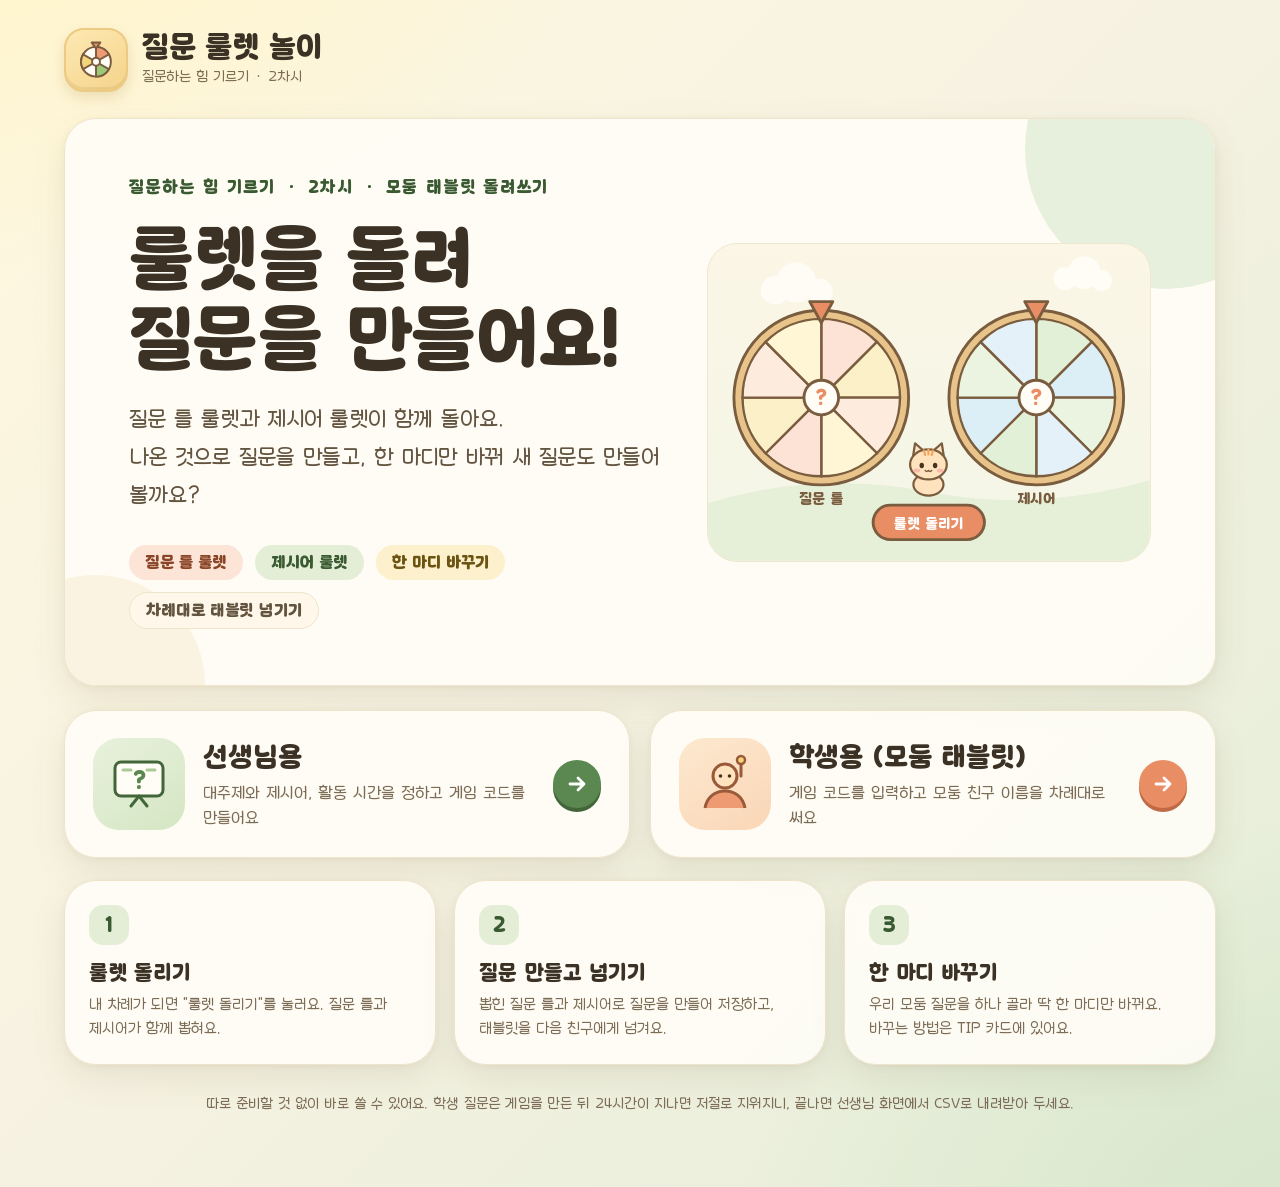
<file: index.html>
<!doctype html>
<html lang="ko">
<head>
  <meta charset="utf-8">
  <meta name="viewport" content="width=device-width, initial-scale=1, viewport-fit=cover">
  <title>질문 룰렛 놀이</title>
  <meta name="description" content="질문 틀 룰렛과 제시어 룰렛을 돌려 질문을 만들고, 한 마디만 바꿔 새 질문을 만드는 2차시 놀이">
  <link rel="icon" href="assets/favicon.svg" type="image/svg+xml">
  <link rel="preload" href="assets/fonts/dunggeunmiso-b.woff2" as="font" type="font/woff2" crossorigin>
  <link rel="stylesheet" href="css/app.css">
</head>
<body>
  <main class="page">
    <header class="topbar">
      <div id="brand"></div>
      <div class="spacer"></div>
    </header>

    <section class="card pad-lg" aria-labelledby="hero-title">
      <span class="deco green" style="width:280px;height:280px;right:-90px;top:-110px"></span>
      <span class="deco cream" style="width:220px;height:220px;left:-80px;bottom:-110px"></span>
      <div class="hero">
        <div>
          <div class="eyebrow">질문하는 힘 기르기 · 2차시 · 모둠 태블릿 돌려쓰기</div>
          <h1 class="display" id="hero-title">룰렛을 돌려<br>질문을 만들어요!</h1>
          <p class="lead">질문 틀 룰렛과 제시어 룰렛이 함께 돌아요.<br>나온 것으로 질문을 만들고, 한 마디만 바꿔 새 질문도 만들어 볼까요?</p>
          <div class="row">
            <span class="chip apricot">질문 틀 룰렛</span>
            <span class="chip">제시어 룰렛</span>
            <span class="chip butter">한 마디 바꾸기</span>
            <span class="chip cream">차례대로 태블릿 넘기기</span>
          </div>
        </div>
        <div class="hero-art" id="hero-art"></div>
      </div>
    </section>

    <section class="choices" aria-label="사용자 고르기">
      <a class="choice teacher" href="teacher.html">
        <span class="art" id="art-teacher"></span>
        <span>
          <span class="t">선생님용</span>
          <span class="d" style="display:block">대주제와 제시어, 활동 시간을 정하고 게임 코드를 만들어요</span>
        </span>
        <span class="go" id="go-1"></span>
      </a>
      <a class="choice student" href="student.html">
        <span class="art" id="art-student"></span>
        <span>
          <span class="t">학생용 (모둠 태블릿)</span>
          <span class="d" style="display:block">게임 코드를 입력하고 모둠 친구 이름을 차례대로 써요</span>
        </span>
        <span class="go" id="go-2"></span>
      </a>
    </section>

    <section class="steps" aria-label="놀이 방법">
      <div class="card step">
        <div class="num">1</div>
        <div class="t">룰렛 돌리기</div>
        <div class="d">내 차례가 되면 "룰렛 돌리기"를 눌러요. 질문 틀과 제시어가 함께 뽑혀요.</div>
      </div>
      <div class="card step">
        <div class="num">2</div>
        <div class="t">질문 만들고 넘기기</div>
        <div class="d">뽑힌 질문 틀과 제시어로 질문을 만들어 저장하고, 태블릿을 다음 친구에게 넘겨요.</div>
      </div>
      <div class="card step">
        <div class="num">3</div>
        <div class="t">한 마디 바꾸기</div>
        <div class="d">우리 모둠 질문을 하나 골라 딱 한 마디만 바꿔요. 바꾸는 방법은 TIP 카드에 있어요.</div>
      </div>
    </section>

    <p class="foot">따로 준비할 것 없이 바로 쓸 수 있어요. 학생 질문은 게임을 만든 뒤 24시간이 지나면 저절로 지워지니, 끝나면 선생님 화면에서 CSV로 내려받아 두세요.</p>
  </main>

  <script type="module">
    import { brandHtml, heroRouletteArt, teacherArt, studentArt, ICON } from './js/ui.js';
    document.getElementById('brand').innerHTML = brandHtml();
    document.getElementById('hero-art').innerHTML = '<div class="art-frame">' + heroRouletteArt() + '</div>';
    document.getElementById('art-teacher').innerHTML = teacherArt();
    document.getElementById('art-student').innerHTML = studentArt();
    document.getElementById('go-1').innerHTML = ICON.arrow;
    document.getElementById('go-2').innerHTML = ICON.arrow;
  </script>
</body>
</html>
</file>
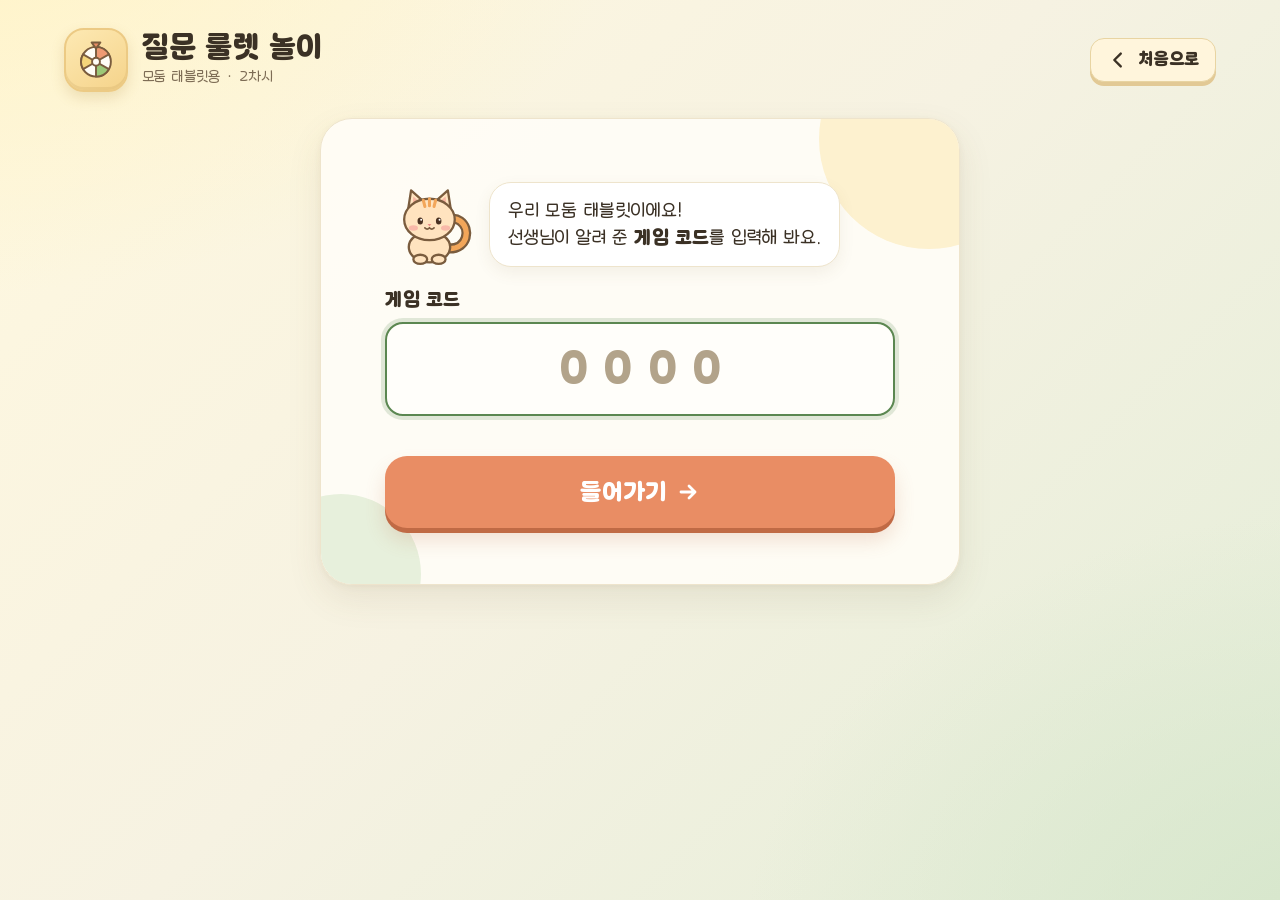
<file: student.html>
<!doctype html>
<html lang="ko">
<head>
  <meta charset="utf-8">
  <meta name="viewport" content="width=device-width, initial-scale=1, viewport-fit=cover">
  <title>학생 · 질문 룰렛 놀이</title>
  <link rel="icon" href="assets/favicon.svg" type="image/svg+xml">
  <link rel="preload" href="assets/fonts/dunggeunmiso-b.woff2" as="font" type="font/woff2" crossorigin>
  <link rel="stylesheet" href="css/app.css">
</head>
<body>
  <main class="page" id="app">
    <div class="empty-state">불러오는 중이에요…</div>
  </main>
  <script type="module" src="js/student.js"></script>
</body>
</html>
</file>
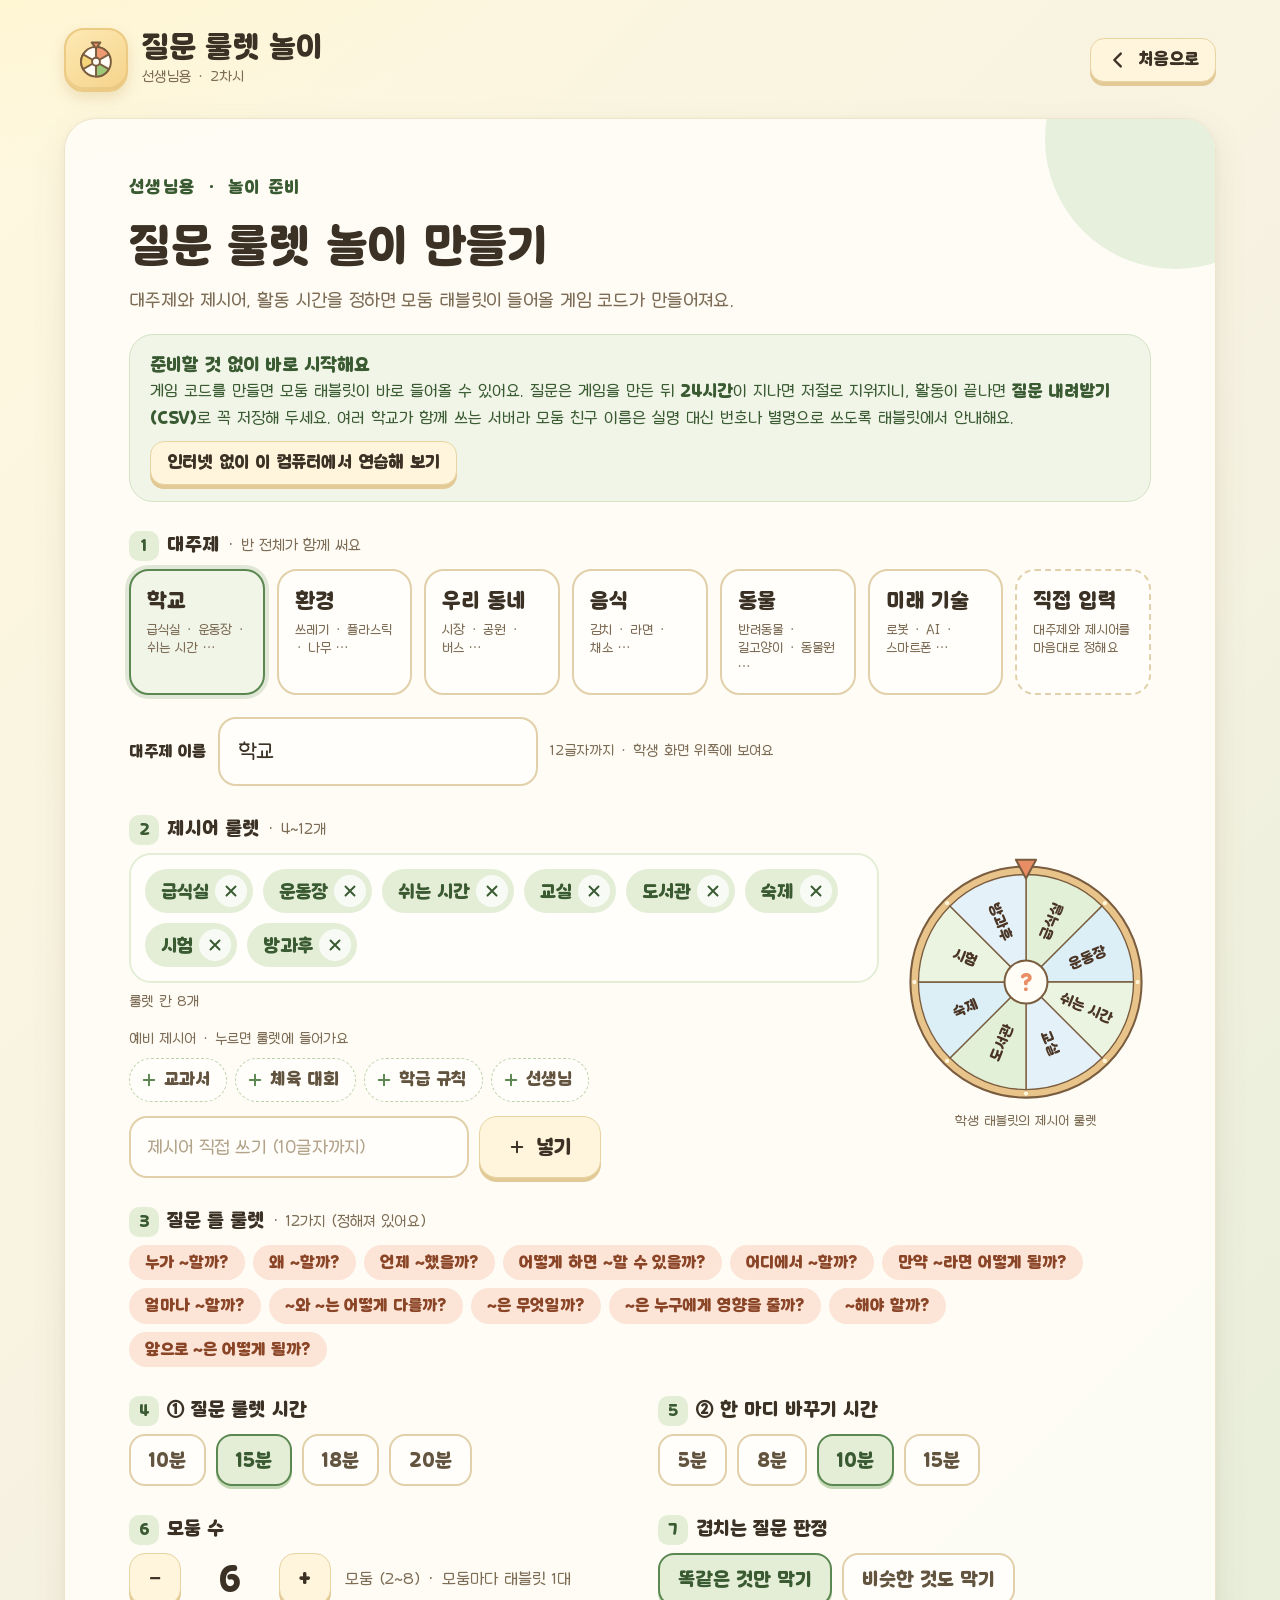
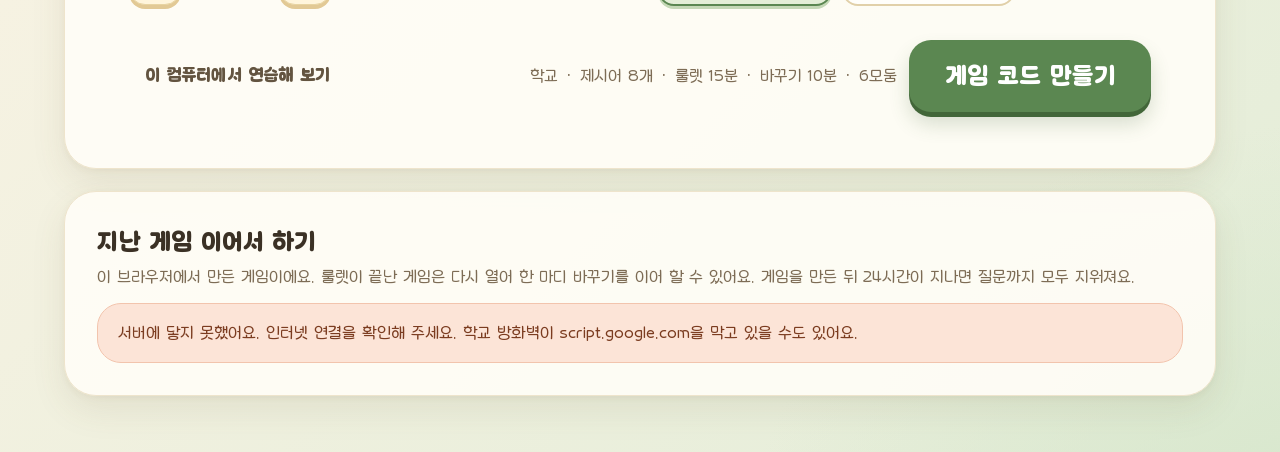
<file: teacher.html>
<!doctype html>
<html lang="ko">
<head>
  <meta charset="utf-8">
  <meta name="viewport" content="width=device-width, initial-scale=1, viewport-fit=cover">
  <title>선생님 · 질문 룰렛 놀이</title>
  <link rel="icon" href="assets/favicon.svg" type="image/svg+xml">
  <link rel="preload" href="assets/fonts/dunggeunmiso-b.woff2" as="font" type="font/woff2" crossorigin>
  <link rel="stylesheet" href="css/app.css">
</head>
<body>
  <main class="page" id="app">
    <div class="empty-state">불러오는 중이에요…</div>
  </main>
  <script type="module" src="js/teacher.js"></script>
</body>
</html>
</file>
<file: css/app.css>
/* 질문 기차 게임 · 공통 스타일
   색과 모양은 아래 :root 변수에서 한꺼번에 바꿀 수 있다.
   화면 기준: 노트북(1280~1920px)과 태블릿(가로 1024~1366px, 세로 768~834px). 휴대폰은 고려하지 않는다. */

@font-face {
  font-family: 'Dunggeunmiso';
  src: url('../assets/fonts/dunggeunmiso-r.woff2') format('woff2');
  font-weight: 400;
  font-display: swap;
}
@font-face {
  font-family: 'Dunggeunmiso';
  src: url('../assets/fonts/dunggeunmiso-b.woff2') format('woff2');
  font-weight: 700;
  font-display: swap;
}

:root {
  --font: 'Dunggeunmiso', 'Apple SD Gothic Neo', 'Malgun Gothic', 'Noto Sans KR', sans-serif;

  --bg-1: #fff8df;
  --bg-2: #f6f2e2;
  --bg-3: #e3edd8;

  --paper: #fffdf7;
  --paper-2: #fff8ea;
  --paper-glass: rgba(255, 253, 247, 0.92);
  --line: #eee4cc;
  --line-strong: #e1d0a9;

  --ink: #3b3125;
  --ink-2: #635440;
  --ink-3: #7d6c55;

  --green: #5b8751;
  --green-dark: #426639;
  --green-soft: #e4eed7;
  --green-softer: #f0f5e8;
  --green-ink: #3a5a32;

  --wood: #e8c48a;
  --wood-dark: #c79856;
  --cream-btn: #fff5dc;
  --cream-btn-line: #e8d4a2;
  --cream-btn-shadow: #e2c995;

  --apricot: #e98d64;
  --apricot-dark: #c06a45;
  --apricot-soft: #fce4d7;
  --butter: #f4d57a;
  --butter-soft: #fcf1cc;
  --danger: #b84a3a;
  --danger-soft: #fbe3dd;

  --rail: #c7a676;
  --rail-dark: #a98656;

  --r-xl: 32px;
  --r-lg: 24px;
  --r-md: 18px;
  --r-sm: 12px;

  --shadow-card: 0 14px 34px rgba(112, 90, 48, 0.1), 0 2px 6px rgba(112, 90, 48, 0.06);
  --shadow-soft: 0 6px 16px rgba(112, 90, 48, 0.08);
}

* {
  box-sizing: border-box;
}

html,
body {
  margin: 0;
  padding: 0;
}

html {
  min-height: 100%;
  background-color: var(--bg-2);
  background-image:
    radial-gradient(1100px 620px at -5% -10%, #fff3c6 0%, rgba(255, 243, 198, 0) 62%),
    radial-gradient(1000px 720px at 105% 105%, #d6e6cb 0%, rgba(214, 230, 203, 0) 60%),
    linear-gradient(135deg, var(--bg-1) 0%, var(--bg-2) 48%, var(--bg-3) 100%);
  background-repeat: no-repeat;
  background-size: 100% 100%;
}

body {
  font-family: var(--font);
  color: var(--ink);
  min-height: 100vh;
  background: transparent;
  -webkit-font-smoothing: antialiased;
  line-height: 1.5;
  word-break: keep-all;
  overflow-wrap: break-word;
}

img {
  max-width: 100%;
  display: block;
}

button,
input,
select,
textarea {
  font: inherit;
  color: inherit;
}

a {
  color: var(--green-ink);
}

.sr-only {
  position: absolute !important;
  width: 1px;
  height: 1px;
  overflow: hidden;
  clip: rect(0 0 0 0);
  white-space: nowrap;
}

/* ── 레이아웃 ─────────────────────────────── */

.page {
  max-width: 1200px;
  margin: 0 auto;
  padding: 28px 24px 56px;
}

.page.wide {
  max-width: 1600px;
}

.stack {
  display: flex;
  flex-direction: column;
  gap: 16px;
}

.row {
  display: flex;
  align-items: center;
  gap: 12px;
  flex-wrap: wrap;
}

.spacer {
  flex: 1;
}

.hidden {
  display: none !important;
}

/* ── 머리말(브랜드) ─────────────────────────── */

.topbar {
  display: flex;
  align-items: center;
  gap: 16px;
  margin-bottom: 26px;
  flex-wrap: wrap;
}

.brand {
  display: flex;
  align-items: center;
  gap: 14px;
  text-decoration: none;
  color: inherit;
}

.brand-tile {
  width: 64px;
  height: 64px;
  border-radius: 20px;
  background: linear-gradient(145deg, #fde9b3, #f5d38a);
  border: 2px solid #ecca84;
  box-shadow: inset 0 -3px 0 rgba(150, 110, 40, 0.12), 0 6px 14px rgba(170, 130, 50, 0.2);
  display: flex;
  align-items: center;
  justify-content: center;
  flex-shrink: 0;
}

.brand-name {
  font-size: 30px;
  font-weight: 700;
  line-height: 1.1;
  letter-spacing: -0.01em;
}

.brand-sub {
  font-size: 15px;
  color: var(--ink-3);
}

/* ── 카드 ─────────────────────────────────── */

.card {
  background: var(--paper-glass);
  border: 1px solid var(--line);
  border-radius: var(--r-xl);
  box-shadow: var(--shadow-card);
  position: relative;
  overflow: hidden;
}

.card.pad {
  padding: 32px;
}

.card.pad-lg {
  padding: 56px 64px;
}

.card .deco {
  position: absolute;
  border-radius: 50%;
  pointer-events: none;
  z-index: 0;
}

.card > *:not(.deco) {
  position: relative;
  z-index: 1;
}

.deco.green {
  background: #e7f0dc;
}

.deco.cream {
  background: #fbf3e2;
}

.deco.butter {
  background: #fdf1cf;
}

.section-title {
  font-size: 24px;
  font-weight: 700;
  margin: 0 0 4px;
}

.section-desc {
  color: var(--ink-3);
  margin: 0;
  font-size: 17px;
}

.eyebrow {
  color: var(--green-ink);
  font-weight: 700;
  font-size: 17px;
  letter-spacing: 0.08em;
}

.display {
  font-size: clamp(40px, 5.6vw, 76px);
  line-height: 1.12;
  font-weight: 700;
  margin: 18px 0 22px;
  letter-spacing: -0.01em;
}

.lead {
  font-size: clamp(18px, 2vw, 23px);
  color: var(--ink-2);
  margin: 0 0 30px;
  line-height: 1.65;
}

/* ── 버튼 ─────────────────────────────────── */

.btn {
  border: 0;
  border-radius: var(--r-md);
  padding: 15px 28px;
  min-height: 56px;
  font-size: 20px;
  font-weight: 700;
  display: inline-flex;
  align-items: center;
  justify-content: center;
  gap: 10px;
  cursor: pointer;
  text-decoration: none;
  transition: transform 0.08s ease, box-shadow 0.08s ease, background 0.15s ease, opacity 0.15s;
  user-select: none;
  -webkit-tap-highlight-color: transparent;
  white-space: nowrap;
}

.btn:focus-visible,
.seg button:focus-visible,
.photo-opt:focus-visible,
.choice:focus-visible,
.group-pick:focus-visible {
  outline: 4px solid rgba(91, 135, 81, 0.45);
  outline-offset: 3px;
}

.btn-primary {
  background: var(--green);
  color: #fff;
  box-shadow: 0 5px 0 var(--green-dark), 0 12px 20px rgba(66, 102, 57, 0.2);
}

.btn-primary:hover {
  background: #54804a;
}

.btn-primary:active {
  transform: translateY(4px);
  box-shadow: 0 1px 0 var(--green-dark), 0 4px 10px rgba(66, 102, 57, 0.2);
}

.btn-apricot {
  background: var(--apricot);
  color: #fff;
  box-shadow: 0 5px 0 var(--apricot-dark), 0 12px 20px rgba(192, 106, 69, 0.2);
}

.btn-apricot:active {
  transform: translateY(4px);
  box-shadow: 0 1px 0 var(--apricot-dark);
}

.btn-cream {
  background: var(--cream-btn);
  color: var(--ink);
  border: 1.5px solid var(--cream-btn-line);
  box-shadow: 0 4px 0 var(--cream-btn-shadow);
}

.btn-cream:hover {
  background: #fff1cf;
}

.btn-cream:active {
  transform: translateY(3px);
  box-shadow: 0 1px 0 var(--cream-btn-shadow);
}

.btn-ghost {
  background: transparent;
  color: var(--ink-2);
  min-height: 44px;
  padding: 8px 14px;
}

.btn-ghost:hover {
  background: rgba(255, 255, 255, 0.6);
}

.btn-danger {
  background: #fff;
  color: var(--danger);
  border: 1.5px solid #ecc2b8;
  box-shadow: 0 4px 0 #e8b5aa;
}

.btn-lg {
  min-height: 68px;
  font-size: 24px;
  padding: 18px 36px;
  border-radius: 22px;
}

.btn-sm {
  min-height: 44px;
  font-size: 17px;
  padding: 8px 16px;
  border-radius: 14px;
}

.btn[disabled],
.btn.disabled {
  opacity: 0.45;
  cursor: not-allowed;
  transform: none !important;
}

.btn-icon {
  width: 52px;
  height: 52px;
  min-height: 0;
  padding: 0;
  border-radius: 16px;
}

/* ── 칩 · 배지 ─────────────────────────────── */

.chip {
  display: inline-flex;
  align-items: center;
  gap: 8px;
  padding: 8px 16px;
  border-radius: 999px;
  background: var(--green-soft);
  color: var(--green-ink);
  font-weight: 700;
  font-size: 16px;
  line-height: 1.2;
}

.chip.cream {
  background: var(--paper-2);
  color: var(--ink-2);
  border: 1px solid var(--line);
}

.chip.butter {
  background: var(--butter-soft);
  color: #6b5312;
}

.chip.apricot {
  background: var(--apricot-soft);
  color: #8a4426;
}

.badge {
  display: inline-flex;
  align-items: center;
  justify-content: center;
  min-width: 34px;
  height: 34px;
  padding: 0 10px;
  border-radius: 999px;
  font-weight: 700;
  font-size: 17px;
}

.dot {
  width: 10px;
  height: 10px;
  border-radius: 50%;
  background: #8fbf73;
  display: inline-block;
  flex-shrink: 0;
}

.dot.off {
  background: #cdbfa6;
}

/* ── 입력 ─────────────────────────────────── */

.field {
  display: flex;
  flex-direction: column;
  gap: 8px;
}

.field > label,
.field-label {
  font-weight: 700;
  font-size: 19px;
}

.field .hint {
  font-size: 15px;
  color: var(--ink-3);
}

.input {
  width: 100%;
  font-size: 22px;
  padding: 16px 18px;
  border-radius: var(--r-md);
  border: 2px solid var(--line-strong);
  background: #fffefa;
  color: var(--ink);
  outline: none;
  transition: border-color 0.15s, box-shadow 0.15s;
}

.input:focus {
  border-color: var(--green);
  box-shadow: 0 0 0 4px rgba(91, 135, 81, 0.18);
}

.input::placeholder {
  color: #b2a38a;
}

textarea.input {
  resize: vertical;
  min-height: 140px;
  font-size: 16px;
  font-family: ui-monospace, Menlo, Consolas, monospace;
}

.input.code {
  font-size: 44px;
  letter-spacing: 0.35em;
  text-align: center;
  font-weight: 700;
  padding: 12px 18px 12px calc(18px + 0.35em);
}

/* 세그먼트 선택 */
.seg {
  display: flex;
  flex-wrap: wrap;
  gap: 10px;
}

.seg button {
  min-height: 52px;
  min-width: 64px;
  padding: 10px 18px;
  border-radius: 16px;
  border: 2px solid var(--line-strong);
  background: #fffefa;
  font-size: 19px;
  font-weight: 700;
  color: var(--ink-2);
  cursor: pointer;
  transition: all 0.12s;
}

.seg button[aria-pressed='true'] {
  border-color: var(--green);
  background: var(--green-soft);
  color: var(--green-ink);
  box-shadow: 0 3px 0 #c5d8b6;
}

.stepper {
  display: inline-flex;
  align-items: center;
  gap: 14px;
}

.stepper .value {
  font-size: 34px;
  font-weight: 700;
  min-width: 70px;
  text-align: center;
}

/* ── 알림 띠 · 토스트 · 모달 ───────────────── */

.notice {
  display: flex;
  gap: 14px;
  align-items: flex-start;
  padding: 16px 20px;
  border-radius: var(--r-lg);
  background: var(--butter-soft);
  border: 1px solid #f0dc9c;
  color: #5e4a12;
  font-size: 17px;
}

.notice.green {
  background: var(--green-softer);
  border-color: #d3e3c4;
  color: var(--green-ink);
}

.notice.apricot {
  background: var(--apricot-soft);
  border-color: #f2c4ad;
  color: #7b3c20;
}

.notice strong {
  display: block;
  font-size: 18px;
}

#toasts {
  position: fixed;
  top: 18px;
  left: 50%;
  transform: translateX(-50%);
  z-index: 1000;
  display: flex;
  flex-direction: column;
  gap: 10px;
  align-items: center;
  pointer-events: none;
  width: min(92vw, 560px);
}

.toast {
  pointer-events: auto;
  background: #3b3125;
  color: #fff8ea;
  padding: 14px 22px;
  border-radius: 18px;
  font-size: 18px;
  box-shadow: 0 10px 26px rgba(40, 30, 15, 0.25);
  animation: toast-in 0.25s ease;
  text-align: center;
}

.toast.good {
  background: var(--green-dark);
}

.toast.warn {
  background: #8a4a2a;
}

@keyframes toast-in {
  from {
    opacity: 0;
    transform: translateY(-10px);
  }
}

.modal-back {
  position: fixed;
  inset: 0;
  background: rgba(59, 45, 25, 0.38);
  backdrop-filter: blur(3px);
  -webkit-backdrop-filter: blur(3px);
  z-index: 900;
  display: flex;
  align-items: center;
  justify-content: center;
  padding: 20px;
  animation: fade 0.18s ease;
}

.modal {
  background: var(--paper);
  border-radius: var(--r-xl);
  border: 1px solid var(--line);
  box-shadow: 0 24px 60px rgba(40, 30, 15, 0.3);
  max-width: 560px;
  width: 100%;
  max-height: 92vh;
  overflow: auto;
  padding: 30px;
}

.modal.wide {
  max-width: 1100px;
  padding: 18px;
}

.modal h2 {
  margin: 0 0 8px;
  font-size: 26px;
}

.modal p {
  color: var(--ink-2);
  font-size: 18px;
  margin: 0 0 20px;
}

.modal .actions {
  display: flex;
  gap: 12px;
  justify-content: flex-end;
  flex-wrap: wrap;
  margin-top: 8px;
}

@keyframes fade {
  from {
    opacity: 0;
  }
}

.offline-bar {
  position: fixed;
  left: 0;
  right: 0;
  bottom: 0;
  z-index: 950;
  background: #8a4a2a;
  color: #fff;
  text-align: center;
  padding: 10px 16px;
  font-size: 17px;
}

/* ── 시작 화면 ─────────────────────────────── */

.hero {
  display: grid;
  grid-template-columns: minmax(0, 1.25fr) minmax(0, 1fr);
  gap: 24px;
  align-items: center;
}

.hero-art {
  display: flex;
  align-items: center;
  justify-content: center;
}

.hero-art .art-frame {
  width: 100%;
  max-width: 470px;
  border-radius: 30px;
  overflow: hidden;
  background: linear-gradient(180deg, #fbf6e6 0%, #f3f6e7 100%);
  border: 1px solid #efe7cf;
}

.hero-art svg {
  width: 100%;
  height: auto;
  display: block;
}

.choices {
  display: grid;
  grid-template-columns: repeat(2, minmax(0, 1fr));
  gap: 20px;
  margin-top: 24px;
}

.choice {
  display: flex;
  gap: 18px;
  align-items: center;
  padding: 26px 28px;
  border-radius: var(--r-xl);
  border: 1.5px solid var(--line);
  background: var(--paper-glass);
  box-shadow: var(--shadow-card);
  text-decoration: none;
  color: inherit;
  position: relative;
  overflow: hidden;
  transition: transform 0.15s ease, box-shadow 0.15s ease, border-color 0.15s;
}

.choice:hover {
  transform: translateY(-3px);
  border-color: #d9c792;
  box-shadow: 0 20px 40px rgba(112, 90, 48, 0.14);
}

.choice .art {
  width: 92px;
  height: 92px;
  border-radius: 26px;
  display: flex;
  align-items: center;
  justify-content: center;
  flex-shrink: 0;
}

.choice.teacher .art {
  background: linear-gradient(145deg, #e8f1dc, #d4e6c3);
}

.choice.student .art {
  background: linear-gradient(145deg, #fde9cf, #fad6b7);
}

.choice .t {
  font-size: 27px;
  font-weight: 700;
}

.choice .d {
  color: var(--ink-3);
  font-size: 17px;
  margin-top: 2px;
}

.choice .go {
  margin-left: auto;
  width: 48px;
  height: 48px;
  border-radius: 50%;
  display: flex;
  align-items: center;
  justify-content: center;
  flex-shrink: 0;
}

.choice.teacher .go {
  background: var(--green);
  box-shadow: 0 4px 0 var(--green-dark);
}

.choice.student .go {
  background: var(--apricot);
  box-shadow: 0 4px 0 var(--apricot-dark);
}

.steps {
  display: grid;
  grid-template-columns: repeat(3, minmax(0, 1fr));
  gap: 18px;
  margin-top: 22px;
}

.step {
  padding: 24px;
}

.step .num {
  width: 40px;
  height: 40px;
  border-radius: 14px;
  background: var(--green-soft);
  color: var(--green-ink);
  font-weight: 700;
  font-size: 20px;
  display: flex;
  align-items: center;
  justify-content: center;
  margin-bottom: 12px;
}

.step .t {
  font-size: 21px;
  font-weight: 700;
}

.step .d {
  color: var(--ink-3);
  font-size: 16px;
  margin-top: 4px;
}

.foot {
  margin-top: 28px;
  text-align: center;
  color: var(--ink-3);
  font-size: 15px;
}

/* ── 사진 고르기 ───────────────────────────── */

.photo-grid {
  display: grid;
  grid-template-columns: repeat(4, minmax(0, 1fr));
  gap: 16px;
}

.photo-opt {
  border: 2px solid var(--line);
  background: #fffefa;
  border-radius: 22px;
  padding: 8px 8px 12px;
  cursor: pointer;
  text-align: left;
  position: relative;
  transition: border-color 0.15s, box-shadow 0.15s, transform 0.15s;
}

.photo-opt:hover {
  transform: translateY(-2px);
}

.photo-opt img,
.photo-opt .upload-face {
  width: 100%;
  aspect-ratio: 16 / 9;
  object-fit: cover;
  border-radius: 15px;
  background: #efe6d2;
}

.photo-opt .upload-face {
  display: flex;
  flex-direction: column;
  align-items: center;
  justify-content: center;
  gap: 6px;
  border: 2px dashed #d8c69c;
  background: #fffaf0;
  color: var(--ink-3);
  font-size: 15px;
}

.photo-opt .pt {
  font-weight: 700;
  font-size: 17px;
  margin: 10px 6px 0;
  line-height: 1.3;
}

.photo-opt .ph {
  font-size: 14px;
  color: var(--ink-3);
  margin: 2px 6px 0;
  line-height: 1.35;
}

.photo-opt[aria-pressed='true'] {
  border-color: var(--green);
  box-shadow: 0 0 0 4px rgba(91, 135, 81, 0.2);
}

.photo-opt .check {
  position: absolute;
  top: 16px;
  right: 16px;
  width: 36px;
  height: 36px;
  border-radius: 50%;
  background: var(--green);
  display: none;
  align-items: center;
  justify-content: center;
  box-shadow: 0 3px 0 var(--green-dark);
}

.photo-opt[aria-pressed='true'] .check {
  display: flex;
}

/* ── 설정 폼 ───────────────────────────────── */

.setup-grid {
  display: grid;
  grid-template-columns: minmax(0, 1fr) minmax(0, 1fr);
  gap: 28px 36px;
}

.setup-grid .full {
  grid-column: 1 / -1;
}

.form-num {
  display: inline-flex;
  width: 30px;
  height: 30px;
  border-radius: 10px;
  background: var(--green-soft);
  color: var(--green-ink);
  align-items: center;
  justify-content: center;
  font-size: 16px;
  font-weight: 700;
  margin-right: 8px;
}

.mode-pick {
  display: grid;
  grid-template-columns: repeat(2, minmax(0, 1fr));
  gap: 14px;
}

.mode-pick button {
  text-align: left;
  padding: 18px 20px;
  border-radius: 20px;
  border: 2px solid var(--line-strong);
  background: #fffefa;
  cursor: pointer;
}

.mode-pick button .t {
  font-weight: 700;
  font-size: 20px;
}

.mode-pick button .d {
  font-size: 15px;
  color: var(--ink-3);
  margin-top: 2px;
}

.mode-pick button[aria-pressed='true'] {
  border-color: var(--green);
  background: var(--green-softer);
  box-shadow: 0 3px 0 #c5d8b6;
}

.mode-pick button[disabled] {
  opacity: 0.55;
  cursor: not-allowed;
}

/* ── 대기실 ───────────────────────────────── */

.lobby {
  display: grid;
  grid-template-columns: 420px minmax(0, 1fr);
  gap: 24px;
  align-items: start;
}

.code-tiles {
  display: flex;
  gap: 12px;
  justify-content: center;
}

.code-tiles span {
  width: 82px;
  height: 104px;
  border-radius: 22px;
  background: #fff;
  border: 1.5px solid var(--line);
  box-shadow: 0 6px 0 #ece0c4;
  font-size: 64px;
  font-weight: 700;
  display: flex;
  align-items: center;
  justify-content: center;
  color: var(--ink);
}

.qr-box {
  background: #fff;
  border-radius: 22px;
  border: 1.5px solid var(--line);
  padding: 14px;
  width: 210px;
  height: 210px;
  margin: 0 auto;
}

.qr-box svg {
  width: 100%;
  height: 100%;
  display: block;
}

.join-url {
  font-size: 15px;
  color: var(--ink-3);
  text-align: center;
  word-break: break-all;
}

.groups-grid {
  display: grid;
  grid-template-columns: repeat(auto-fill, minmax(230px, 1fr));
  gap: 16px;
}

.group-card {
  border-radius: 24px;
  background: var(--paper-glass);
  border: 1.5px solid var(--line);
  box-shadow: var(--shadow-soft);
  overflow: hidden;
  min-height: 170px;
  display: flex;
  flex-direction: column;
}

.group-card .gh {
  display: flex;
  align-items: center;
  gap: 10px;
  padding: 12px 16px;
  font-weight: 700;
  font-size: 20px;
}

.group-card .gb {
  padding: 10px 14px 14px;
  display: flex;
  flex-wrap: wrap;
  gap: 8px;
  align-content: flex-start;
  flex: 1;
}

.group-card .empty {
  color: var(--ink-3);
  font-size: 15px;
  padding: 4px 2px;
}

.pchip {
  display: inline-flex;
  align-items: center;
  gap: 7px;
  padding: 7px 12px;
  border-radius: 999px;
  background: #fff;
  border: 1.5px solid var(--line);
  font-size: 17px;
  font-weight: 700;
  cursor: pointer;
}

.pchip .ord {
  font-size: 13px;
  color: var(--ink-3);
  font-weight: 700;
}

.pchip.off {
  opacity: 0.55;
}

.pchip.me {
  border-color: var(--green);
  background: var(--green-softer);
}

.pchip.turn {
  border-color: #e3b33b;
  background: var(--butter-soft);
  box-shadow: 0 3px 0 #ead48d;
}

.big-count {
  font-size: 18px;
  color: var(--ink-2);
}

/* ── 기차 ─────────────────────────────────── */

.lanes {
  display: flex;
  flex-direction: column;
  gap: 12px;
}

.lane {
  display: grid;
  grid-template-columns: 150px minmax(0, 1fr) 110px;
  align-items: center;
  gap: 14px;
  padding: 10px 18px 10px 16px;
  background: rgba(255, 253, 247, 0.72);
  border: 1px solid var(--line);
  border-radius: 24px;
  min-height: 104px;
  position: relative;
}

.lane.is-lead {
  background: rgba(253, 243, 206, 0.85);
  border-color: #efd88e;
}

.lane .who {
  display: flex;
  flex-direction: column;
  gap: 2px;
  min-width: 0;
}

.lane .gname {
  font-size: 26px;
  font-weight: 700;
  display: flex;
  align-items: center;
  gap: 8px;
}

.lane .turn-now {
  font-size: 17px;
  color: var(--ink-2);
  white-space: nowrap;
  overflow: hidden;
  text-overflow: ellipsis;
}

.lane .count {
  text-align: right;
}

.lane .count .n {
  font-size: 40px;
  font-weight: 700;
  line-height: 1;
}

.lane .count .u {
  font-size: 16px;
  color: var(--ink-3);
}

.track {
  position: relative;
  height: var(--track-h, 88px);
  display: flex;
  align-items: flex-end;
  padding-bottom: 12px;
  overflow: hidden;
}

.track::before {
  content: '';
  position: absolute;
  left: 0;
  right: 0;
  bottom: 4px;
  height: 7px;
  border-top: 3px solid var(--rail);
  border-bottom: 3px solid var(--rail);
  background: repeating-linear-gradient(90deg, transparent 0 14px, var(--rail-dark) 14px 18px);
  opacity: 0.85;
}

.train {
  display: flex;
  align-items: flex-end;
  gap: var(--gap, 6px);
  position: relative;
  z-index: 1;
}

.loco {
  flex-shrink: 0;
  margin-right: 2px;
}

.car {
  --w: 48px;
  width: var(--w);
  height: calc(var(--w) * 0.86);
  border-radius: calc(var(--w) * 0.2);
  background: var(--car-bg, #fffdf6);
  border: 2.5px solid #7a5c3e;
  display: flex;
  align-items: center;
  justify-content: center;
  font-weight: 700;
  font-size: calc(var(--w) * 0.46);
  color: #8a6a4a;
  position: relative;
  flex-shrink: 0;
  margin-bottom: 6px;
}

.car::before,
.car::after {
  content: '';
  position: absolute;
  bottom: -8px;
  width: 11px;
  height: 11px;
  border-radius: 50%;
  background: #ffe3bf;
  border: 2.5px solid #7a5c3e;
}

.car::before {
  left: 18%;
}

.car::after {
  right: 18%;
}

.car.new {
  animation: car-in 0.45s cubic-bezier(0.2, 0.9, 0.3, 1.3);
}

@keyframes car-in {
  from {
    transform: translateX(40px) scale(0.6);
    opacity: 0;
  }
}

.more {
  flex-shrink: 0;
  margin-bottom: 10px;
  padding: 6px 12px;
  border-radius: 999px;
  background: #fff;
  border: 2px dashed #b99a74;
  font-weight: 700;
  font-size: 17px;
}

/* 질문이 보이는 칸 (우리 모둠, 결과) */
.qcars {
  display: flex;
  gap: 14px;
  overflow-x: auto;
  padding: 6px 4px 16px;
  scroll-behavior: smooth;
  align-items: stretch;
}

.qcar {
  flex: 0 0 220px;
  border-radius: 18px;
  background: #fffdf6;
  border: 2px solid #8a6a4a;
  padding: 12px 14px 16px;
  position: relative;
  box-shadow: 0 4px 0 #e6d6b6;
}

.qcar .meta {
  font-size: 14px;
  color: var(--ink-3);
  display: flex;
  justify-content: space-between;
  gap: 8px;
}

.qcar .q {
  font-size: 19px;
  line-height: 1.4;
  margin-top: 4px;
  word-break: keep-all;
  overflow-wrap: anywhere;
}

.qcar.new {
  animation: car-in 0.45s cubic-bezier(0.2, 0.9, 0.3, 1.3);
}

.qcar.next {
  border-style: dashed;
  border-color: #c3a983;
  background: transparent;
  box-shadow: none;
  color: var(--ink-3);
  display: flex;
  align-items: center;
  justify-content: center;
  font-size: 17px;
  flex-basis: 140px;
}

/* ── 진행 화면 머리 ─────────────────────────── */

.board-head {
  display: grid;
  grid-template-columns: 280px minmax(0, 1fr) auto;
  gap: 20px;
  align-items: stretch;
  margin-bottom: 18px;
}

.photo-frame {
  border-radius: 22px;
  overflow: hidden;
  border: 1.5px solid var(--line);
  background: #efe6d2;
  box-shadow: var(--shadow-soft);
  cursor: zoom-in;
  padding: 0;
  display: block;
  width: 100%;
}

.photo-frame img {
  width: 100%;
  aspect-ratio: 16 / 9;
  object-fit: cover;
}

.rules {
  display: flex;
  flex-direction: column;
  gap: 8px;
  justify-content: center;
}

.rules .chip {
  font-size: 18px;
  align-self: flex-start;
}

.timer-card {
  padding: 16px 26px;
  text-align: center;
  min-width: 220px;
  display: flex;
  flex-direction: column;
  justify-content: center;
}

.timer-card .lbl {
  font-size: 16px;
  color: var(--ink-3);
}

.timer {
  font-size: 66px;
  font-weight: 700;
  line-height: 1.05;
  font-variant-numeric: tabular-nums;
}

.timer.low {
  color: var(--apricot-dark);
}

.progress {
  height: 10px;
  border-radius: 999px;
  background: #efe6d2;
  overflow: hidden;
  margin-top: 8px;
}

.progress > i {
  display: block;
  height: 100%;
  background: var(--green);
  border-radius: 999px;
  transition: width 0.4s linear;
}

.board-foot {
  display: flex;
  align-items: center;
  gap: 16px;
  margin-top: 18px;
  flex-wrap: wrap;
}

.cheer {
  display: flex;
  align-items: center;
  gap: 12px;
  font-size: 19px;
  color: var(--ink-2);
}

.pause-cover {
  position: fixed;
  inset: 0;
  z-index: 800;
  background: rgba(255, 250, 235, 0.82);
  backdrop-filter: blur(4px);
  -webkit-backdrop-filter: blur(4px);
  display: flex;
  flex-direction: column;
  align-items: center;
  justify-content: center;
  gap: 16px;
  text-align: center;
  font-size: 30px;
  font-weight: 700;
}

/* ── 결과 ─────────────────────────────────── */

.podium {
  display: grid;
  grid-template-columns: repeat(auto-fill, minmax(200px, 1fr));
  gap: 14px;
}

.rank-card {
  border-radius: 24px;
  padding: 18px 20px;
  background: var(--paper-glass);
  border: 1.5px solid var(--line);
  display: flex;
  align-items: center;
  gap: 14px;
}

.rank-card.first {
  background: linear-gradient(145deg, #fff3c9, #fde6a6);
  border-color: #efd27d;
  box-shadow: 0 8px 0 #ecd28a;
}

.rank-card .rk {
  font-size: 30px;
  font-weight: 700;
  width: 54px;
  height: 54px;
  border-radius: 18px;
  background: #fff;
  display: flex;
  align-items: center;
  justify-content: center;
  flex-shrink: 0;
}

.rank-card .gn {
  font-size: 22px;
  font-weight: 700;
}

.rank-card .ln {
  color: var(--ink-2);
  font-size: 17px;
}

.result-group {
  padding: 22px 24px 10px;
}

.result-group .rh {
  display: flex;
  align-items: center;
  gap: 12px;
  margin-bottom: 8px;
  flex-wrap: wrap;
}

.result-group .rh .gn {
  font-size: 24px;
  font-weight: 700;
}

.qcar .del {
  opacity: 0;
  position: absolute;
  top: 6px;
  right: 6px;
  border: 0;
  background: transparent;
  color: var(--ink-3);
  cursor: pointer;
  font-size: 14px;
  padding: 4px 8px;
  border-radius: 8px;
}

.qcar:hover .del,
.qcar .del:focus-visible {
  opacity: 1;
}

.qcar .del:hover {
  background: var(--danger-soft);
  color: var(--danger);
}

.tabs {
  display: flex;
  gap: 8px;
  flex-wrap: wrap;
}

.tabs button {
  border: 2px solid var(--line-strong);
  background: #fffefa;
  border-radius: 999px;
  padding: 8px 16px;
  font-weight: 700;
  font-size: 17px;
  cursor: pointer;
}

.tabs button[aria-selected='true'] {
  border-color: var(--green);
  background: var(--green-soft);
  color: var(--green-ink);
}

/* ── 학생 플레이 화면 ─────────────────────────── */

.play {
  display: grid;
  gap: 16px;
  grid-template-columns: minmax(0, 1fr);
  grid-template-areas: 'photo' 'turn' 'compose' 'lens' 'train';
  align-items: start;
}

.play .p-photo {
  grid-area: photo;
}

.play .p-turn {
  grid-area: turn;
}

.play .p-compose {
  grid-area: compose;
}

.play .p-lens {
  grid-area: lens;
}

.play .p-train {
  grid-area: train;
  margin-top: 0;
}

.play-top {
  margin-bottom: 16px;
}

.turnbar {
  display: flex;
  align-items: center;
  gap: 8px;
  flex-wrap: wrap;
}

.turnbar .arrow {
  color: #b99a74;
  font-size: 18px;
}

.compose {
  padding: 24px;
}

.compose .ask {
  font-size: 26px;
  font-weight: 700;
  line-height: 1.35;
}

.compose .sub {
  color: var(--ink-3);
  font-size: 17px;
  margin-top: 2px;
}

.compose .input {
  margin-top: 16px;
  font-size: 24px;
  padding: 18px 20px;
}

.compose .count-hint {
  text-align: right;
  font-size: 14px;
  color: var(--ink-3);
  margin-top: 6px;
}

.compose.waiting {
  background: rgba(255, 253, 247, 0.7);
}

.compose.my-turn {
  border: 2px solid #e8c45d;
  box-shadow: 0 0 0 6px rgba(244, 213, 122, 0.35), var(--shadow-card);
}

.overlap {
  margin-top: 14px;
  padding: 14px 16px;
  border-radius: 16px;
  background: var(--apricot-soft);
  border: 1.5px solid #f0bfa6;
  color: #7a3a1e;
  font-size: 18px;
}

.overlap .acts {
  display: flex;
  gap: 10px;
  margin-top: 10px;
  flex-wrap: wrap;
}

.side-card {
  padding: 22px;
}

.len-row {
  display: grid;
  grid-template-columns: 104px minmax(0, 1fr) 36px;
  align-items: center;
  gap: 10px;
  margin: 10px 0;
  font-size: 17px;
}

.len-row .bar {
  height: 18px;
  border-radius: 999px;
  background: #efe6d2;
  overflow: hidden;
}

.len-row .bar i {
  display: block;
  height: 100%;
  border-radius: 999px;
  transition: width 0.5s ease;
}

.len-row .v {
  text-align: right;
  font-weight: 700;
}

.len-row.mine {
  font-weight: 700;
}

.my-train {
  margin-top: 20px;
  padding: 16px 18px 6px;
}

.my-train .head {
  display: flex;
  align-items: center;
  gap: 12px;
  flex-wrap: wrap;
}

.group-picks {
  display: grid;
  grid-template-columns: repeat(auto-fill, minmax(170px, 1fr));
  gap: 14px;
}

.group-pick {
  border-radius: 24px;
  border: 2px solid var(--line);
  background: #fffefa;
  padding: 18px;
  cursor: pointer;
  text-align: left;
  min-height: 130px;
  display: flex;
  flex-direction: column;
  gap: 8px;
  transition: transform 0.12s, box-shadow 0.12s;
}

.group-pick:hover {
  transform: translateY(-2px);
  box-shadow: var(--shadow-soft);
}

.group-pick .gt {
  display: flex;
  align-items: center;
  gap: 10px;
  font-size: 22px;
  font-weight: 700;
}

.group-pick .gm {
  font-size: 15px;
  color: var(--ink-3);
  line-height: 1.4;
}

.group-pick[aria-pressed='true'] {
  border-color: var(--green);
  box-shadow: 0 0 0 4px rgba(91, 135, 81, 0.2);
}

.bubble {
  position: relative;
  background: #fff;
  border: 1.5px solid var(--line);
  border-radius: 22px;
  padding: 14px 18px;
  font-size: 19px;
  box-shadow: var(--shadow-soft);
  line-height: 1.45;
}

.mascot-row {
  display: flex;
  align-items: flex-end;
  gap: 12px;
}

.center-card {
  max-width: 640px;
  margin: 0 auto;
}

.empty-state {
  text-align: center;
  padding: 40px 20px;
  color: var(--ink-3);
}

.room-list {
  display: flex;
  flex-direction: column;
  gap: 10px;
}

.room-item {
  display: flex;
  align-items: center;
  gap: 12px;
  padding: 12px 16px;
  border-radius: 18px;
  background: #fffefa;
  border: 1px solid var(--line);
  flex-wrap: wrap;
}

.room-item .rc {
  font-size: 24px;
  font-weight: 700;
  letter-spacing: 0.1em;
}

.steps-setup {
  counter-reset: s;
  display: flex;
  flex-direction: column;
  gap: 16px;
}

.steps-setup li {
  list-style: none;
}

.setup-step {
  display: grid;
  grid-template-columns: 46px minmax(0, 1fr);
  gap: 16px;
  padding: 20px 22px;
  border-radius: 22px;
  background: #fffefa;
  border: 1px solid var(--line);
}

.setup-step .sn {
  width: 46px;
  height: 46px;
  border-radius: 16px;
  background: var(--green-soft);
  color: var(--green-ink);
  font-weight: 700;
  font-size: 22px;
  display: flex;
  align-items: center;
  justify-content: center;
}

.setup-step h3 {
  margin: 4px 0 6px;
  font-size: 21px;
}

.setup-step p,
.setup-step li {
  font-size: 17px;
  color: var(--ink-2);
}

.setup-step ol {
  margin: 6px 0 0;
  padding-left: 22px;
}

.setup-step ol li {
  list-style: decimal;
  margin: 3px 0;
}

pre.rules-code {
  background: #3b3125;
  color: #fff3dc;
  border-radius: 16px;
  padding: 16px;
  font-size: 12.5px;
  max-height: 220px;
  overflow: auto;
  white-space: pre;
}

/* ── 노트북 · 태블릿 화면 맞춤 ─────────────────── */

/* 학생 게임 화면: 가로로 넓은 화면(노트북, 태블릿 가로)은 두 칸으로 */
@media (min-width: 1000px) {
  .play {
    grid-template-columns: minmax(0, 1fr) minmax(400px, 0.9fr);
    grid-template-areas:
      'photo compose'
      'turn compose'
      'train lens';
  }
  .play .p-lens,
  .play .p-train {
    align-self: stretch;
  }
}

/* 선생님 진행 화면: 화면 한 장에 모든 모둠 기차가 보이도록 */
.page.board-mode {
  max-width: none;
  height: 100vh;
  height: 100dvh;
  display: flex;
  flex-direction: column;
  padding: 16px 28px 16px;
  overflow: hidden;
}

.board-mode .topbar {
  margin-bottom: 12px;
  flex-shrink: 0;
  flex-wrap: nowrap;
}

.board-mode .photo-frame {
  height: 100%;
  min-height: 110px;
}

.board-mode .photo-frame img {
  height: 100%;
  aspect-ratio: auto;
  object-fit: cover;
}

.board-mode .board-head {
  margin-bottom: 14px;
  flex-shrink: 0;
}

.board-mode .rules {
  padding: 18px 22px;
}

.board-mode .rules .chip {
  font-size: 19px;
}

.board-mode .lanes {
  flex: 1 1 auto;
  min-height: 0;
  overflow-y: auto;
  padding: 2px;
}

.board-mode .lane {
  flex: 0 0 var(--lane-h, 104px);
  min-height: 0;
  height: var(--lane-h, 104px);
}

.board-mode .board-foot {
  margin-top: 12px;
  flex-shrink: 0;
  flex-wrap: nowrap;
}

.board-mode .cheer {
  flex: 1 1 auto;
  min-width: 0;
}

.board-mode .cheer .bubble {
  white-space: nowrap;
  overflow: hidden;
  text-overflow: ellipsis;
  min-width: 0;
}

.board-mode .board-foot .btn {
  flex-shrink: 0;
}

/* 높이가 낮은 노트북(1366×768 등) */
@media (max-height: 860px) {
  .board-mode .brand-tile {
    width: 50px;
    height: 50px;
    border-radius: 16px;
  }
  .board-mode .brand-name {
    font-size: 25px;
  }
  .board-mode .board-head {
    grid-template-columns: 220px minmax(0, 1fr) 210px;
    gap: 14px;
  }
  .board-mode .rules {
    padding: 12px 16px;
    gap: 6px;
  }
  .board-mode .rules .chip {
    font-size: 16px;
    padding: 6px 14px;
  }
  .board-mode .timer-card {
    padding: 10px 18px;
    min-width: 0;
  }
  .board-mode .timer {
    font-size: 50px;
  }
  .board-mode .cheer svg {
    width: 50px;
    height: 50px;
  }
}

@media (max-width: 1100px) {
  .page {
    padding-left: 22px;
    padding-right: 22px;
  }
  .lobby {
    grid-template-columns: minmax(0, 1fr);
  }
  .photo-grid {
    grid-template-columns: repeat(2, minmax(0, 1fr));
  }
  .board-mode .board-head {
    grid-template-columns: 220px minmax(0, 1fr) 210px;
  }
}

/* 태블릿 세로 */
@media (max-width: 900px) {
  .hero {
    grid-template-columns: minmax(0, 1fr);
  }
  .hero-art {
    order: -1;
  }
  .hero-art .art-frame {
    max-width: 400px;
  }
  .card.pad-lg {
    padding: 38px 34px;
  }
  .board-mode .board-head {
    grid-template-columns: 190px minmax(0, 1fr) 180px;
  }
  .board-mode .rules .chip {
    font-size: 15px;
  }
  .board-mode .timer {
    font-size: 44px;
  }
  .board-mode .brand-sub {
    display: none;
  }
  .board-mode .cheer svg {
    display: none;
  }
  /* 태블릿 세로: 모둠 이름·칸 수는 위 줄, 기차는 아래 줄에 넓게 */
  .board-mode .lane {
    grid-template-columns: minmax(0, 1fr) auto;
    grid-template-rows: auto 1fr;
    align-items: center;
    row-gap: 0;
    padding: 8px 16px 6px;
  }
  .board-mode .lane .who {
    flex-direction: row;
    align-items: center;
    gap: 14px;
  }
  .board-mode .lane .track {
    grid-column: 1 / -1;
    grid-row: 2;
  }
  .board-mode .lane .count {
    display: flex;
    align-items: baseline;
    gap: 4px;
  }
  .board-mode .lane .count .n {
    font-size: 30px;
  }
}

@media (prefers-reduced-motion: reduce) {
  *,
  *::before,
  *::after {
    animation: none !important;
    transition: none !important;
    scroll-behavior: auto !important;
  }
}

.qcars.wrap {
  flex-wrap: wrap;
  overflow: visible;
}

.qcars.wrap .qcar {
  flex: 0 1 230px;
}

.lanes.compact {
  gap: 8px;
}

.lanes.compact .lane {
  padding-top: 6px;
  padding-bottom: 6px;
}

.lanes.compact .lane .count .n {
  font-size: 32px;
}

/* ── 시작 · 마지막 5초 · 끝 효과 ─────────────────── */

#fx-layer {
  position: fixed;
  inset: 0;
  z-index: 1200;
  pointer-events: none;
  display: flex;
  align-items: center;
  justify-content: center;
}

.fx-count {
  width: min(40vh, 280px);
  height: min(40vh, 280px);
  border-radius: 50%;
  background: rgba(233, 141, 100, 0.94);
  border: 6px solid #fff6ea;
  box-shadow: 0 20px 50px rgba(150, 70, 30, 0.35);
  display: flex;
  align-items: center;
  justify-content: center;
  animation: fx-pop 0.9s ease-out forwards;
}

.fx-count span {
  font-size: min(26vh, 190px);
  font-weight: 700;
  color: #fff;
  line-height: 1;
}

@keyframes fx-pop {
  0% {
    transform: scale(0.4);
    opacity: 0;
  }
  18% {
    transform: scale(1.08);
    opacity: 1;
  }
  30% {
    transform: scale(1);
  }
  80% {
    opacity: 1;
  }
  100% {
    transform: scale(0.92);
    opacity: 0;
  }
}

.fx-banner {
  animation: fx-banner 0.5s cubic-bezier(0.2, 0.9, 0.3, 1.25);
}

.fx-card {
  background: #fffdf7;
  border: 3px solid #ecca84;
  border-radius: 40px;
  padding: 30px 64px 34px;
  text-align: center;
  box-shadow: 0 8px 0 #ecd28a, 0 30px 70px rgba(110, 80, 30, 0.28);
}

.fx-card svg {
  animation: fx-ring 0.5s ease-in-out 3;
  transform-origin: 50% 10%;
}

.fx-title {
  font-size: clamp(44px, 7vw, 76px);
  font-weight: 700;
  line-height: 1.15;
  margin-top: 6px;
}

.fx-sub {
  font-size: 22px;
  color: var(--ink-2);
  margin-top: 4px;
}

@keyframes fx-banner {
  from {
    transform: translateY(-30px) scale(0.85);
    opacity: 0;
  }
}

@keyframes fx-ring {
  0%,
  100% {
    transform: rotate(0);
  }
  25% {
    transform: rotate(-16deg);
  }
  75% {
    transform: rotate(16deg);
  }
}

/* ════════════════════════════════════════════════
   구글 시트 버전 추가 스타일
   ════════════════════════════════════════════════ */

/* 대기실 모둠 카드 (누르면 태블릿 관리) */
.group-card.clickable {
  font: inherit;
  color: inherit;
  text-align: left;
  padding: 0;
  cursor: pointer;
  width: 100%;
  transition: transform 0.12s, box-shadow 0.12s;
}
.group-card.clickable:hover {
  transform: translateY(-2px);
  box-shadow: var(--shadow-card);
}
.group-card .conn {
  display: inline-flex;
  align-items: center;
  gap: 6px;
  font-size: 15px;
  font-weight: 400;
  color: var(--green-ink);
}
.group-card .conn.off {
  color: var(--apricot-dark);
}
.group-pick.taken {
  opacity: 0.55;
  cursor: not-allowed;
}
.group-pick.taken:hover {
  transform: none;
  box-shadow: none;
}

/* 진행 화면: 터널 속 기차 */
.lane.tunnel-lane {
  grid-template-columns: 150px minmax(0, 1fr) 140px;
}
.tunnel-lane .track {
  overflow: hidden;
}
.tunnel-lane .train {
  position: absolute;
  left: 0;
  bottom: 12px;
}
.tunnel-lanes.moving .tunnel-lane .train {
  animation: chug 0.5s ease-in-out infinite alternate;
}
@keyframes chug {
  from {
    transform: translate(0, 0);
  }
  to {
    transform: translate(-3px, -1.5px);
  }
}
.hill {
  position: absolute;
  right: -4px;
  bottom: 0;
  z-index: 2;
  background: linear-gradient(180deg, #c6e0a8, #b3d494);
  border: 3px solid #7a5c3e;
  border-bottom: none;
  border-radius: calc(var(--hill-h, 80px) * 0.55) calc(var(--hill-h, 80px) * 0.7) 0 0;
  display: flex;
  align-items: flex-end;
  padding-left: 4px;
}
.hill .portal {
  flex-shrink: 0;
  margin-bottom: -1px;
}
.hill .hill-text {
  flex: 1 1 auto;
  align-self: center;
  text-align: center;
  font-size: clamp(18px, calc(var(--hill-h, 80px) * 0.3), 30px);
  font-weight: 700;
  color: #3d5f34;
  letter-spacing: 0.04em;
  white-space: nowrap;
  overflow: hidden;
  text-overflow: ellipsis;
  padding: 0 8px;
}
.hill .tree {
  flex-shrink: 0;
  margin: 0 14px 6px 0;
}
.lane-status {
  justify-self: end;
  display: inline-flex;
  align-items: center;
  gap: 8px;
  font-size: 18px;
  font-weight: 700;
  color: var(--green-ink);
  background: var(--green-softer);
  border-radius: 999px;
  padding: 8px 14px;
  white-space: nowrap;
}
.lane-status.off {
  color: var(--apricot-dark);
  background: var(--apricot-soft);
}

/* 곧 출발 */
.pause-cover.ready-cover {
  background: rgba(255, 250, 235, 0.97);
}
.ready-num {
  width: 150px;
  height: 150px;
  border-radius: 50%;
  background: var(--green);
  color: #fff;
  border: 6px solid #fff6ea;
  box-shadow: 0 16px 40px rgba(66, 102, 57, 0.3);
  display: flex;
  align-items: center;
  justify-content: center;
  font-size: 96px;
  line-height: 1;
  animation: fx-pop 1s ease-out;
}

/* 도착 화면 */
.board-mode .arrive-card {
  flex: 1 1 auto;
  min-height: 0;
  overflow-y: auto;
  display: flex;
  flex-direction: column;
}
.arrive-title {
  font-size: clamp(34px, 4.6vw, 60px);
  margin: 14px 0 20px;
}
.arrive-grid {
  display: grid;
  grid-template-columns: repeat(auto-fill, minmax(230px, 1fr));
  gap: 16px;
}
.arrive-item {
  display: flex;
  align-items: center;
  gap: 14px;
  padding: 16px 18px;
  border-radius: 24px;
  background: var(--paper-glass);
  border: 2px dashed var(--line-strong);
}
.arrive-item.ok {
  background: var(--soft);
  border: 2px solid var(--main);
  animation: fx-banner 0.45s cubic-bezier(0.2, 0.9, 0.3, 1.25);
}
.arrive-item .gn {
  font-size: 24px;
  font-weight: 700;
}
.arrive-item .as {
  display: flex;
  align-items: center;
  gap: 6px;
  font-size: 18px;
  color: var(--ink-3);
}
.arrive-item.ok .as {
  color: var(--green-ink);
  font-weight: 700;
}
.arrive-item.ok .as svg {
  background: var(--green);
  border-radius: 50%;
  padding: 2px;
}
.dots {
  display: inline-flex;
  gap: 4px;
}
.dots i {
  width: 7px;
  height: 7px;
  border-radius: 50%;
  background: var(--ink-3);
  animation: dot-blink 1.2s infinite ease-in-out;
}
.dots i:nth-child(2) {
  animation-delay: 0.2s;
}
.dots i:nth-child(3) {
  animation-delay: 0.4s;
}
@keyframes dot-blink {
  0%,
  80%,
  100% {
    opacity: 0.25;
  }
  40% {
    opacity: 1;
  }
}
.btn.reveal-btn {
  font-size: 26px;
  padding: 18px 34px;
}

/* 두구두구 */
.drum-layer {
  position: fixed;
  inset: 0;
  z-index: 1300;
  display: flex;
  align-items: center;
  justify-content: center;
  background: rgba(255, 248, 225, 0.86);
  backdrop-filter: blur(3px);
  -webkit-backdrop-filter: blur(3px);
}
.drum-card {
  background: #fffdf7;
  border: 3px solid #ecca84;
  border-radius: 40px;
  padding: 34px 64px 30px;
  text-align: center;
  box-shadow: 0 24px 60px rgba(150, 110, 40, 0.25);
}
.drum {
  display: flex;
  justify-content: center;
  animation: drum-shake 0.09s linear infinite alternate;
}
@keyframes drum-shake {
  from {
    transform: translate(-2px, 1px) rotate(-2deg);
  }
  to {
    transform: translate(2px, -1px) rotate(2deg);
  }
}

/* 순위가 하나씩 나타나기 */
.pop-in {
  opacity: 0;
  animation: pop-in 0.5s cubic-bezier(0.2, 0.9, 0.3, 1.3) forwards;
}
@keyframes pop-in {
  from {
    opacity: 0;
    transform: translateY(18px) scale(0.92);
  }
  to {
    opacity: 1;
    transform: none;
  }
}

/* 친구 이름과 차례 정하기 */
.name-list {
  display: flex;
  flex-direction: column;
  gap: 10px;
}
.name-row {
  display: grid;
  grid-template-columns: 44px minmax(0, 1fr) auto auto auto;
  align-items: center;
  gap: 8px;
}
.name-row .ord {
  width: 40px;
  height: 40px;
  border-radius: 50%;
  background: var(--butter-soft);
  border: 2px solid var(--butter);
  display: flex;
  align-items: center;
  justify-content: center;
  font-weight: 700;
  font-size: 19px;
}
.name-row .input {
  font-size: 21px;
  padding: 12px 16px;
}
.turn-list .arrow {
  color: var(--ink-3);
  font-size: 20px;
}

/* 태블릿: 다른 모둠은 터널 속 */
.tunnel-card {
  display: flex;
  flex-direction: column;
  gap: 10px;
}
.tunnel-art {
  display: flex;
  justify-content: center;
  padding: 4px 0;
}
.tunnel-text {
  margin: 0;
  font-size: 18px;
  line-height: 1.55;
  color: var(--ink-2);
  text-align: center;
}

/* 태블릿 넘기기 안내 */
.handoff {
  position: fixed;
  inset: 0;
  z-index: 900;
  pointer-events: none;
  display: flex;
  align-items: center;
  justify-content: center;
  animation: handoff-fade 1.7s ease forwards;
}
.handoff-card {
  background: #fffdf7;
  border: 3px solid var(--green);
  border-radius: 34px;
  padding: 26px 44px;
  text-align: center;
  box-shadow: 0 24px 60px rgba(66, 102, 57, 0.25);
}
.handoff .ht {
  font-size: 22px;
  color: var(--green-ink);
  font-weight: 700;
}
.handoff .hs {
  font-size: clamp(28px, 4vw, 40px);
  font-weight: 700;
  margin-top: 6px;
}
@keyframes handoff-fade {
  0% {
    opacity: 0;
    transform: scale(0.9);
  }
  12% {
    opacity: 1;
    transform: scale(1.03);
  }
  20% {
    transform: none;
  }
  80% {
    opacity: 1;
  }
  100% {
    opacity: 0;
  }
}

@media (max-width: 1100px) {
  .lane.tunnel-lane {
    grid-template-columns: 130px minmax(0, 1fr) 130px;
  }
}

/* 태블릿 세로: 모둠 이름·상태는 위 줄, 터널 기차는 아래 줄 */
@media (max-width: 900px) {
  .board-mode .lane.tunnel-lane {
    grid-template-columns: minmax(0, 1fr) auto;
    grid-template-rows: auto 1fr;
  }
  .board-mode .lane.tunnel-lane .track {
    grid-column: 1 / -1;
    grid-row: 2;
  }
  .lane-status {
    font-size: 16px;
    padding: 6px 12px;
  }
  .btn.reveal-btn {
    font-size: 22px;
    padding: 14px 24px;
  }
}

/* 설정 화면 */
.code-details {
  margin-top: 8px;
}
.code-details summary {
  cursor: pointer;
  color: var(--green-ink);
  font-weight: 700;
  padding: 6px 0;
}
.code-details pre.rules-code {
  max-height: 360px;
}
.tip-list {
  margin: 10px 0 0;
  padding-left: 22px;
  display: flex;
  flex-direction: column;
  gap: 8px;
  font-size: 17px;
  line-height: 1.6;
  color: var(--ink-2);
}

/* 진행 화면 위쪽 줄이 좁을 때 글자가 두 줄로 꺾이지 않게 */
.board-mode .topbar .chip,
.board-mode .topbar .btn,
.board-mode .brand-name {
  white-space: nowrap;
}
.ready-num {
  animation: ready-pop 0.6s cubic-bezier(0.2, 0.9, 0.3, 1.3);
}
@keyframes ready-pop {
  from {
    transform: scale(0.5);
    opacity: 0.2;
  }
  to {
    transform: none;
    opacity: 1;
  }
}
/* 태블릿 세로: 사진을 조금 줄여 질문 쓰는 칸이 먼저 보이게 */
@media (max-width: 999px) {
  .play .p-photo img {
    height: 34vh;
    aspect-ratio: auto;
    object-fit: cover;
  }
}
@media (max-width: 900px) {
  .board-mode .topbar .chip {
    font-size: 16px !important;
  }
}

/* 수업 방식 (서버 · 연습 모드) */
.mode-pick.three {
  grid-template-columns: repeat(3, minmax(0, 1fr));
}
.mode-note {
  margin: 12px 0 0;
  padding: 12px 16px;
  border-radius: 16px;
  background: var(--apricot-soft);
  color: #7a3e22;
  font-size: 16px;
  line-height: 1.55;
}
.trial-hint {
  margin: 0 0 16px;
}
@media (max-width: 900px) {
  .mode-pick.three {
    grid-template-columns: minmax(0, 1fr);
  }
}

/* 설정 화면: 직접 만들기(접어 두기) */
.manual-card > summary {
  cursor: pointer;
  list-style: none;
  display: flex;
  align-items: center;
  gap: 10px;
}
.manual-card > summary::-webkit-details-marker {
  display: none;
}
.manual-card > summary::before {
  content: '▸';
  color: var(--green);
  transition: transform 0.15s;
}
.manual-card[open] > summary::before {
  transform: rotate(90deg);
}

/* ════════════════════════════════════════════════
   2차시 · 질문 룰렛 놀이
   ════════════════════════════════════════════════ */

.mode-pick.four {
  grid-template-columns: repeat(4, minmax(0, 1fr));
}
@media (max-width: 1100px) {
  .mode-pick.four {
    grid-template-columns: repeat(2, minmax(0, 1fr));
  }
}

/* 대주제 고르기 */
.theme-grid {
  display: grid;
  grid-template-columns: repeat(7, minmax(0, 1fr));
  gap: 12px;
}
@media (max-width: 1100px) {
  .theme-grid {
    grid-template-columns: repeat(4, minmax(0, 1fr));
  }
}
.theme-opt {
  border: 2px solid var(--line-strong);
  background: #fffefa;
  border-radius: 20px;
  padding: 14px 16px 16px;
  text-align: left;
  cursor: pointer;
  display: flex;
  flex-direction: column;
  gap: 4px;
  min-height: 92px;
  transition: transform 0.12s, border-color 0.15s, box-shadow 0.15s;
}
.theme-opt:hover {
  transform: translateY(-2px);
}
.theme-opt .t {
  font-size: 21px;
  font-weight: 700;
}
.theme-opt .d {
  font-size: 14px;
  color: var(--ink-3);
  line-height: 1.35;
}
.theme-opt[aria-pressed='true'] {
  border-color: var(--green);
  background: var(--green-softer);
  box-shadow: 0 0 0 4px rgba(91, 135, 81, 0.18);
}
.theme-opt.free {
  border-style: dashed;
}
.theme-opt:focus-visible,
.wchip:focus-visible,
.wchip button:focus-visible,
.orig-opt:focus-visible,
.mchip:focus-visible,
.spin-btn:focus-visible {
  outline: 4px solid rgba(91, 135, 81, 0.45);
  outline-offset: 3px;
}
.theme-name-row {
  display: flex;
  align-items: center;
  gap: 12px;
  margin-top: 14px;
  flex-wrap: wrap;
}
.theme-name-row .input {
  max-width: 320px;
}

/* 제시어 고르기 */
.word-box {
  display: grid;
  grid-template-columns: minmax(0, 1fr) 250px;
  gap: 22px;
  align-items: start;
}
.word-chips {
  display: flex;
  flex-wrap: wrap;
  gap: 10px;
  min-height: 64px;
  padding: 14px;
  border: 2px solid var(--green-soft);
  border-radius: 22px;
  background: #fffefa;
  align-content: flex-start;
}
.word-chips .empty {
  color: var(--ink-3);
  font-size: 16px;
  align-self: center;
}
.wchip {
  display: inline-flex;
  align-items: center;
  gap: 6px;
  padding: 6px 6px 6px 16px;
  min-height: 44px;
  border-radius: 999px;
  background: var(--green-soft);
  color: var(--green-ink);
  font-weight: 700;
  font-size: 18px;
  border: 0;
  font-family: inherit;
}
.wchip button {
  width: 32px;
  height: 32px;
  border-radius: 50%;
  border: 0;
  background: rgba(255, 255, 255, 0.75);
  color: inherit;
  cursor: pointer;
  display: inline-flex;
  align-items: center;
  justify-content: center;
  padding: 0;
}
.wchip button:hover {
  background: #fff;
}
.wchip.spare {
  background: #fffefa;
  border: 1.5px dashed #bcd2a8;
  color: var(--ink-2);
  padding: 6px 16px 6px 10px;
  cursor: pointer;
  font-size: 17px;
}
.wchip.spare:hover {
  background: var(--green-softer);
}
.wchip.spare svg {
  color: var(--green);
}
.spare-label {
  font-size: 15px;
  color: var(--ink-3);
  margin: 14px 0 8px;
}
.spare-chips {
  display: flex;
  flex-wrap: wrap;
  gap: 8px;
}
.word-add {
  display: flex;
  gap: 10px;
  margin-top: 14px;
  flex-wrap: wrap;
}
.word-add .input {
  flex: 1 1 220px;
  max-width: 340px;
  font-size: 19px;
  padding: 12px 16px;
}
.word-count {
  font-size: 15px;
  color: var(--ink-3);
  margin-top: 8px;
}
.word-count.bad {
  color: var(--apricot-dark);
  font-weight: 700;
}
.wheel-preview {
  text-align: center;
}
.wheel-preview .wheel-svg {
  width: 100%;
  max-width: 250px;
  height: auto;
}
.wheel-preview .cap {
  font-size: 14px;
  color: var(--ink-3);
  margin-top: 4px;
}
.frame-chips {
  display: flex;
  flex-wrap: wrap;
  gap: 8px;
}
.frame-chips .chip {
  font-size: 16px;
}
@media (max-width: 900px) {
  .word-box {
    grid-template-columns: minmax(0, 1fr);
  }
  .wheel-preview {
    display: none;
  }
}

/* 룰렛 */
.wheel-svg {
  display: block;
  overflow: visible;
}
.wheel-svg text {
  font-family: var(--font);
  pointer-events: none;
}
.wheel-svg .slice {
  transition: fill 0.25s;
}
.wheel-box.frame .slice.win {
  fill: #f5b48e;
}
.wheel-box.word .slice.win {
  fill: #b6dc98;
}
.wheel-box.spinning .pointer {
  animation: pointer-wiggle 0.12s ease-in-out infinite alternate;
  transform-box: fill-box;
  transform-origin: 50% 0;
}
.wheel-box.spinning .pointer-right {
  transform-origin: 100% 50%;
}
.wheel-box.spinning .pointer-left {
  transform-origin: 0 50%;
}
@keyframes pointer-wiggle {
  from {
    transform: rotate(-6deg);
  }
  to {
    transform: rotate(6deg);
  }
}

/* 학생: 룰렛 놀이 화면 */
.r-play {
  display: grid;
  gap: 16px;
  grid-template-columns: minmax(0, 1fr);
  grid-template-areas: 'turn' 'spin' 'compose' 'mine';
  align-items: start;
}
.r-play .p-turn {
  grid-area: turn;
}
.r-play .p-spin {
  grid-area: spin;
}
.r-play .p-compose {
  grid-area: compose;
}
.r-play .p-mine {
  grid-area: mine;
}
@media (min-width: 1000px) {
  .r-play {
    grid-template-columns: minmax(0, 1.08fr) minmax(380px, 1fr);
    grid-template-areas:
      'turn turn'
      'spin compose'
      'spin mine';
  }
  /* 아래 목록을 내려 봐도 룰렛은 보이게 */
  .r-play .p-spin {
    align-self: start;
    position: sticky;
    top: 12px;
  }
}
.spin-card {
  padding: 20px 22px 24px;
  display: flex;
  flex-direction: column;
  align-items: center;
  gap: 14px;
}
.wheels {
  display: grid;
  grid-template-columns: repeat(2, minmax(0, 1fr));
  gap: 14px;
  width: 100%;
}
.wheel-box {
  display: flex;
  flex-direction: column;
  align-items: center;
  gap: 6px;
}
.wheel-box .wt {
  font-size: 19px;
  font-weight: 700;
  padding: 4px 16px;
  border-radius: 999px;
}
.wheel-box.frame .wt {
  background: var(--apricot-soft);
  color: #8a4426;
}
.wheel-box.word .wt {
  background: var(--green-soft);
  color: var(--green-ink);
}
.wheel-box .wheel-svg {
  width: 100%;
  max-width: 330px;
  height: auto;
}
.spin-btn {
  border: 0;
  cursor: pointer;
  font-family: inherit;
  font-weight: 700;
  font-size: 28px;
  color: #fff;
  background: var(--apricot);
  border-radius: 999px;
  padding: 18px 44px;
  min-height: 76px;
  display: inline-flex;
  align-items: center;
  gap: 12px;
  box-shadow: 0 6px 0 var(--apricot-dark), 0 16px 28px rgba(192, 106, 69, 0.25);
  transition: transform 0.08s, box-shadow 0.08s, opacity 0.15s;
  -webkit-tap-highlight-color: transparent;
}
.spin-btn:active {
  transform: translateY(5px);
  box-shadow: 0 1px 0 var(--apricot-dark);
}
.spin-btn[disabled] {
  opacity: 0.45;
  cursor: not-allowed;
  transform: none;
}
.spin-btn.pulse:not([disabled]) {
  animation: spin-pulse 1.6s ease-in-out infinite;
}
@keyframes spin-pulse {
  0%,
  100% {
    box-shadow: 0 6px 0 var(--apricot-dark), 0 0 0 0 rgba(233, 141, 100, 0.45);
  }
  50% {
    box-shadow: 0 6px 0 var(--apricot-dark), 0 0 0 16px rgba(233, 141, 100, 0);
  }
}
.spin-note {
  font-size: 16px;
  color: var(--ink-3);
  text-align: center;
}
.pick-result {
  display: flex;
  align-items: center;
  flex-wrap: wrap;
  gap: 10px;
  margin-top: 12px;
}
.pick-chip {
  display: inline-flex;
  align-items: center;
  gap: 8px;
  padding: 10px 18px;
  border-radius: 18px;
  font-weight: 700;
  font-size: 24px;
  line-height: 1.25;
}
.pick-chip small {
  font-size: 14px;
  font-weight: 400;
  opacity: 0.8;
}
.pick-chip.frame {
  background: var(--apricot-soft);
  color: #7a3a1e;
  border: 2px solid #f1b99b;
}
.pick-chip.word {
  background: var(--green-soft);
  color: var(--green-ink);
  border: 2px solid #bfd6ab;
}
.pick-plus {
  font-size: 24px;
  color: var(--ink-3);
  font-weight: 700;
}
.pick-empty {
  font-size: 18px;
  color: var(--ink-3);
  padding: 12px 0 2px;
}
.pick-result.pop .pick-chip {
  animation: pop-in 0.45s cubic-bezier(0.2, 0.9, 0.3, 1.3) both;
}
.pick-result.pop .pick-chip.word {
  animation-delay: 0.08s;
}
.compose .input:disabled {
  background: #f7f1e3;
}

/* 질문 목록 */
.q-list {
  display: flex;
  flex-direction: column;
  gap: 10px;
}
.qitem {
  display: grid;
  grid-template-columns: auto minmax(0, 1fr) auto;
  gap: 12px;
  align-items: start;
  padding: 12px 14px;
  border-radius: 18px;
  background: #fffefa;
  border: 1.5px solid var(--line);
}
.qitem.new {
  animation: car-in 0.45s cubic-bezier(0.2, 0.9, 0.3, 1.3);
}
.qitem .no {
  min-width: 34px;
  height: 34px;
  border-radius: 12px;
  background: var(--butter-soft);
  color: #6b5312;
  font-weight: 700;
  display: inline-flex;
  align-items: center;
  justify-content: center;
  font-size: 16px;
  padding: 0 8px;
}
.qitem .q {
  font-size: 19px;
  line-height: 1.45;
  word-break: keep-all;
  overflow-wrap: anywhere;
}
.qitem .m {
  display: flex;
  flex-wrap: wrap;
  gap: 6px;
  margin-top: 6px;
  font-size: 14px;
  color: var(--ink-3);
  align-items: center;
}
.mini {
  display: inline-flex;
  align-items: center;
  padding: 3px 10px;
  border-radius: 999px;
  font-size: 14px;
  font-weight: 700;
  line-height: 1.3;
}
.mini.frame {
  background: var(--apricot-soft);
  color: #8a4426;
}
.mini.word {
  background: var(--green-soft);
  color: var(--green-ink);
}
.mini.method {
  background: var(--butter-soft);
  color: #6b5312;
}
.mini.cream {
  background: var(--paper-2);
  color: var(--ink-3);
  border: 1px solid var(--line);
}
.qitem .acts {
  display: flex;
  gap: 6px;
  align-items: center;
}
.icon-btn {
  width: 40px;
  height: 40px;
  border-radius: 12px;
  border: 1.5px solid var(--line);
  background: #fff;
  cursor: pointer;
  display: inline-flex;
  align-items: center;
  justify-content: center;
  color: var(--ink-3);
  padding: 0;
}
.icon-btn:hover {
  background: var(--paper-2);
}
.icon-btn.on {
  background: var(--butter-soft);
  border-color: #ecd27c;
}
.icon-btn.danger {
  color: var(--danger);
}
.mine-card {
  padding: 18px 20px;
}
.mine-card .head {
  display: flex;
  align-items: center;
  gap: 10px;
  margin-bottom: 12px;
}
.mine-card .q-list {
  max-height: 46vh;
  overflow-y: auto;
  padding-right: 4px;
}

/* 한 마디 바꾸기 */
.tip-btn {
  background: var(--butter);
  color: #4d3b0c;
  box-shadow: 0 5px 0 #d4b04f, 0 12px 20px rgba(180, 140, 40, 0.2);
}
.tip-btn:active {
  transform: translateY(4px);
  box-shadow: 0 1px 0 #d4b04f;
}
.orig-list {
  display: flex;
  flex-direction: column;
  gap: 8px;
  max-height: 34vh;
  overflow-y: auto;
  padding: 2px 4px 2px 2px;
}
.orig-opt {
  display: grid;
  grid-template-columns: auto minmax(0, 1fr) auto;
  gap: 10px;
  align-items: center;
  text-align: left;
  padding: 10px 14px;
  border-radius: 16px;
  border: 2px solid var(--line);
  background: #fffefa;
  cursor: pointer;
  font-family: inherit;
  font-size: 18px;
  color: var(--ink);
  line-height: 1.4;
}
.orig-opt[aria-pressed='true'] {
  border-color: var(--apricot);
  background: #fff6ef;
  box-shadow: 0 0 0 4px rgba(233, 141, 100, 0.18);
}
.orig-opt .no {
  min-width: 30px;
  height: 30px;
  border-radius: 10px;
  background: var(--butter-soft);
  color: #6b5312;
  font-weight: 700;
  display: inline-flex;
  align-items: center;
  justify-content: center;
  font-size: 15px;
}
.orig-opt .cnt {
  font-size: 14px;
  color: var(--green-ink);
  background: var(--green-soft);
  border-radius: 999px;
  padding: 3px 10px;
  font-weight: 700;
  white-space: nowrap;
}
.orig-show {
  margin-top: 12px;
  padding: 12px 16px;
  border-radius: 16px;
  background: var(--paper-2);
  border: 1.5px dashed var(--line-strong);
  font-size: 19px;
  line-height: 1.45;
}
.orig-show small {
  display: block;
  font-size: 14px;
  color: var(--ink-3);
}
.step-label {
  display: flex;
  align-items: center;
  gap: 8px;
  font-size: 18px;
  font-weight: 700;
  margin: 16px 0 8px;
}
.step-label:first-child {
  margin-top: 0;
}
.method-chips {
  display: flex;
  flex-wrap: wrap;
  gap: 8px;
}
.mchip {
  border: 1.5px solid #ecd9a0;
  background: #fffdf3;
  color: var(--ink-2);
  border-radius: 999px;
  padding: 8px 14px;
  min-height: 42px;
  font-family: inherit;
  font-size: 16px;
  font-weight: 700;
  cursor: pointer;
}
.mchip[aria-pressed='true'] {
  background: var(--butter);
  border-color: #d9b44f;
  color: #4d3b0c;
}

/* 방법 카드 (TIP · 선생님 화면) */
.method-grid {
  display: grid;
  grid-template-columns: repeat(2, minmax(0, 1fr));
  gap: 10px;
}
.method-card {
  border-radius: 18px;
  background: #fffdf3;
  border: 1.5px solid #f0e2b4;
  padding: 12px 14px;
}
.method-card .mn {
  font-weight: 700;
  font-size: 18px;
  color: #5c4610;
  display: flex;
  align-items: center;
  gap: 8px;
}
.method-card .mn .n {
  width: 26px;
  height: 26px;
  border-radius: 8px;
  background: var(--butter);
  display: inline-flex;
  align-items: center;
  justify-content: center;
  font-size: 14px;
}
.method-card .mx {
  font-size: 16px;
  color: var(--ink-2);
  margin-top: 4px;
  line-height: 1.45;
  word-break: keep-all;
}
.method-card .mx b {
  color: #b5562e;
  background: #fde7da;
  border-radius: 6px;
  padding: 0 4px;
}
.tip-head {
  display: flex;
  align-items: center;
  gap: 12px;
  margin-bottom: 10px;
}
.tip-head .bulb {
  width: 48px;
  height: 48px;
  border-radius: 16px;
  background: var(--butter);
  display: inline-flex;
  align-items: center;
  justify-content: center;
  color: #4d3b0c;
  flex-shrink: 0;
}
.tip-base {
  margin: 0 0 14px;
  padding: 12px 16px;
  border-radius: 16px;
  background: var(--green-softer);
  font-size: 18px;
}
.modal.tip-modal {
  max-width: 860px;
}
.modal.tip-modal .method-grid {
  max-height: 58vh;
  overflow-y: auto;
  padding-right: 4px;
}

/* 원래 질문 → 바꾼 질문 */
.pair-list {
  display: flex;
  flex-direction: column;
  gap: 12px;
}
.pair {
  border-radius: 20px;
  border: 1.5px solid var(--line);
  background: #fffefa;
  padding: 12px 14px;
}
.pair .qitem {
  border: 0;
  padding: 0;
  background: transparent;
}
.pair .changes {
  margin: 10px 0 0 22px;
  display: flex;
  flex-direction: column;
  gap: 8px;
}
.pair .changes .qitem {
  background: #fff6ef;
  border: 1.5px solid #f6d3bf;
  padding: 10px 12px;
  border-radius: 16px;
}
.pair .changes .no {
  background: var(--apricot-soft);
  color: #8a4426;
}
.pair .changes .arrow {
  color: var(--apricot);
  font-weight: 700;
}
.pair.none .changes {
  display: none;
}
.pair .nochange {
  margin: 6px 0 0 46px;
  font-size: 14px;
  color: var(--ink-3);
}

/* 선생님: 진행 화면 */
.stage-card {
  padding: 18px 22px;
  display: flex;
  flex-direction: column;
  justify-content: center;
  gap: 6px;
}
.stage-card .eyebrow {
  font-size: 14px;
}
.stage-card .st {
  font-size: 30px;
  font-weight: 700;
  line-height: 1.15;
  display: flex;
  align-items: center;
  gap: 10px;
}
.stage-card .st .n {
  width: 38px;
  height: 38px;
  border-radius: 12px;
  background: var(--apricot);
  color: #fff;
  display: inline-flex;
  align-items: center;
  justify-content: center;
  font-size: 22px;
}
.stage-card .theme {
  font-size: 18px;
  color: var(--ink-2);
}
.r2-board {
  flex: 1 1 auto;
  min-height: 0;
  display: grid;
  grid-template-columns: minmax(0, 1.7fr) minmax(280px, 0.8fr);
  gap: 18px;
}
.r2-board > .card {
  min-height: 0;
  display: flex;
  flex-direction: column;
}
.panel-title {
  font-size: 22px;
  font-weight: 700;
  margin: 0 0 12px;
  display: flex;
  align-items: center;
  gap: 10px;
}
.frame-grid {
  flex: 1 1 auto;
  min-height: 0;
  display: grid;
  grid-template-columns: repeat(4, minmax(0, 1fr));
  grid-auto-rows: minmax(0, 1fr);
  gap: 12px;
}
.frame-card {
  border-radius: 18px;
  background: #fff6ef;
  border: 2px solid #f6d3bf;
  display: flex;
  align-items: center;
  justify-content: center;
  text-align: center;
  padding: 10px;
  font-size: clamp(18px, 1.9vw, 30px);
  font-weight: 700;
  line-height: 1.25;
  word-break: keep-all;
  color: #5e2f18;
}
.board-methods {
  flex: 1 1 auto;
  min-height: 0;
  overflow-y: auto;
  grid-template-columns: repeat(2, minmax(0, 1fr));
}
.board-methods .method-card .mn {
  font-size: clamp(17px, 1.5vw, 22px);
}
.board-methods .method-card .mx {
  font-size: clamp(15px, 1.2vw, 18px);
}
.side-stack {
  display: flex;
  flex-direction: column;
  gap: 14px;
  min-height: 0;
}
.side-stack > .card {
  padding: 16px 18px;
}
.side-stack > .card.grow {
  flex: 1 1 auto;
  min-height: 0;
  overflow-y: auto;
}
.word-cloud {
  display: flex;
  flex-wrap: wrap;
  gap: 8px;
}
.word-cloud .chip {
  font-size: clamp(16px, 1.35vw, 21px);
}
.tablet-list {
  display: flex;
  flex-direction: column;
  gap: 8px;
}
.tablet-row {
  display: flex;
  align-items: center;
  gap: 10px;
  padding: 8px 12px;
  border-radius: 14px;
  background: #fffefa;
  border: 1px solid var(--line);
  font-size: 17px;
  cursor: pointer;
  font-family: inherit;
  color: var(--ink);
  text-align: left;
  width: 100%;
}
.tablet-row .nm {
  flex: 1 1 auto;
  min-width: 0;
  color: var(--ink-3);
  font-size: 15px;
  white-space: nowrap;
  overflow: hidden;
  text-overflow: ellipsis;
}
.tablet-row .st {
  font-size: 14px;
  color: var(--green-ink);
  display: inline-flex;
  align-items: center;
  gap: 6px;
  white-space: nowrap;
}
.tablet-row .st.off {
  color: var(--ink-3);
}
.tablet-row .badge {
  min-width: 30px;
  height: 30px;
  font-size: 15px;
}
.base-ex {
  font-size: 18px;
  padding: 10px 14px;
  border-radius: 14px;
  background: var(--green-softer);
  margin-bottom: 12px;
}
@media (max-height: 860px) {
  .stage-card .st {
    font-size: 25px;
  }
  .frame-card {
    font-size: clamp(16px, 1.7vw, 25px);
  }
  .panel-title {
    font-size: 19px;
    margin-bottom: 8px;
  }
}
@media (max-width: 1100px) {
  .r2-board {
    grid-template-columns: minmax(0, 1fr) 260px;
  }
  .frame-grid {
    grid-template-columns: repeat(3, minmax(0, 1fr));
  }
}
@media (max-width: 900px) {
  .r2-board {
    grid-template-columns: minmax(0, 1fr);
    grid-template-rows: minmax(0, 1fr) auto;
  }
  .side-stack {
    flex-direction: row;
  }
  .side-stack > .card {
    flex: 1 1 0;
    max-height: 30vh;
    overflow-y: auto;
  }
  .stage-card .st {
    font-size: 22px;
  }
}

/* 선생님: 모아보기 */
.collect-head {
  display: flex;
  align-items: center;
  gap: 12px;
  flex-wrap: wrap;
}
.collect-grid {
  display: grid;
  grid-template-columns: repeat(auto-fill, minmax(460px, 1fr));
  gap: 18px;
  margin-top: 20px;
}
.collect-grid .result-group .q-list {
  margin-top: 12px;
}
.arrive-item .badge {
  min-width: 46px;
  height: 46px;
  font-size: 22px;
}
button.arrive-item {
  font-family: inherit;
  cursor: pointer;
  text-align: left;
  color: inherit;
}
.next-card {
  margin-top: 20px;
  background: linear-gradient(135deg, #fff6e6, #fdebdd);
  border: 2px solid #f6cdb5;
}
.next-card .row .t {
  font-size: clamp(22px, 2.4vw, 30px);
  font-weight: 700;
}
.next-card .d {
  color: var(--ink-2);
  font-size: 17px;
  margin-top: 4px;
  line-height: 1.5;
}
.filter-tabs {
  display: flex;
  gap: 8px;
  flex-wrap: wrap;
}
@media (max-width: 1100px) {
  .collect-grid {
    grid-template-columns: minmax(0, 1fr);
  }
}
/* 태블릿 세로: 진행 화면 위쪽 줄이 두 줄로 꺾이지 않게 */
@media (max-width: 900px) {
  .play-top .chip.cream {
    display: none;
  }
  .play-top .brand-sub {
    display: none;
  }
}

/* 2차시 진행 화면: 노트북(1366×768)에서도 제시어와 모둠 태블릿이 다 보이게 */
.board-head.r2-head {
  grid-template-columns: 300px minmax(0, 1fr) auto;
}
.stage-card .st {
  white-space: nowrap;
}
.side-stack > .card.words-card {
  flex: 0 1 auto;
  min-height: 0;
  overflow-y: auto;
}
.word-cloud .chip {
  font-size: clamp(15px, 1.2vw, 19px);
  padding: 6px 12px;
}
.tablet-list.two {
  display: grid;
  grid-template-columns: repeat(2, minmax(0, 1fr));
  gap: 6px;
}
.tablet-list.two .tablet-row {
  padding: 6px 8px;
  gap: 6px;
}
.tablet-list.two .tablet-row .st .lbl {
  display: none;
}
@media (max-height: 860px) {
  .board-mode .board-head.r2-head {
    grid-template-columns: 260px minmax(0, 1fr) 210px;
  }
  .stage-card .st {
    font-size: 24px;
  }
  .tablet-row {
    padding: 6px 10px;
    font-size: 15px;
  }
}
@media (max-width: 1100px) {
  .board-mode .board-head.r2-head {
    grid-template-columns: 230px minmax(0, 1fr) 200px;
  }
  .stage-card .st {
    font-size: 21px;
  }
}
@media (max-width: 900px) {
  .board-mode .board-head.r2-head {
    grid-template-columns: 200px minmax(0, 1fr) 170px;
  }
  .stage-card .st {
    font-size: 18px;
  }
}
</file>
